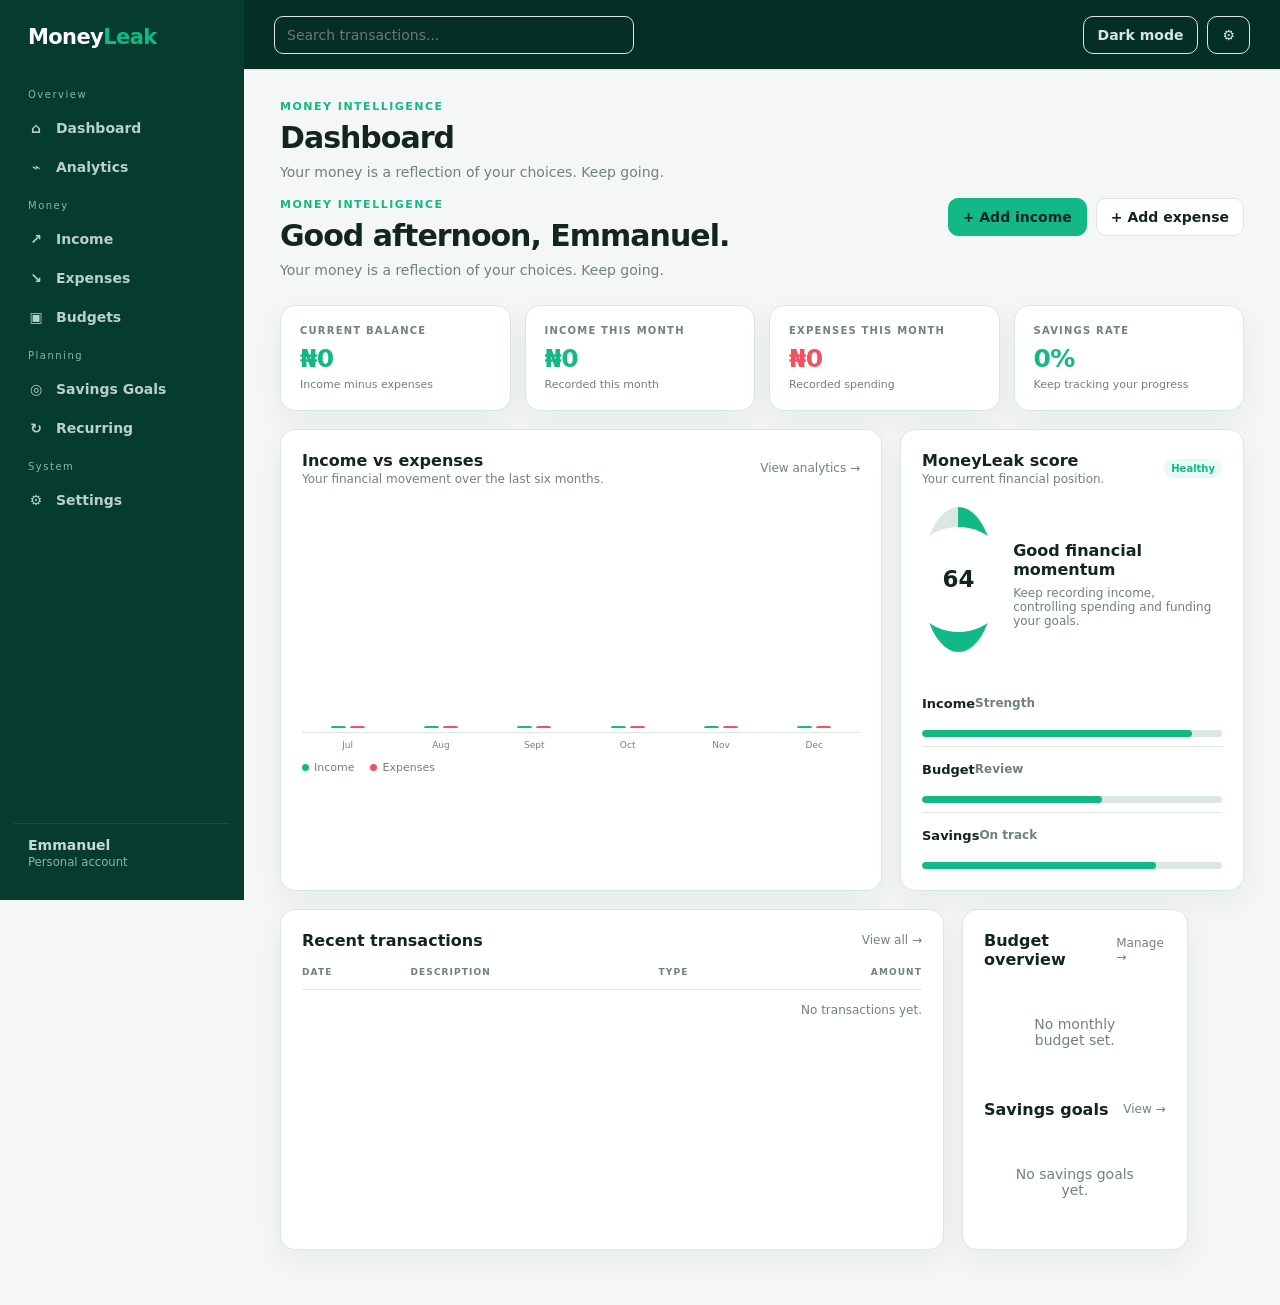
<file: index.html>
<!DOCTYPE html><html lang="en"><head><meta charset="UTF-8"><meta name="viewport" content="width=device-width,initial-scale=1"><title>MoneyLeak — Dashboard</title><style>
:root{--bg:#061914;--surface:#0a241d;--surface2:#0d2b23;--sidebar:#041b15;--sidebar2:#073226;--top:#05251d;--text:#edf7f3;--muted:#91aaa2;--line:#183d32;--green:#20c997;--green2:#12b886;--red:#ff5c68;--yellow:#f5c451;--shadow:0 14px 35px rgba(0,0,0,.20);--radius:15px}
body.light{--bg:#f4f7f5;--surface:#fff;--surface2:#f8faf9;--sidebar:#063b2f;--sidebar2:#0a493a;--top:#052f25;--text:#12251f;--muted:#70827b;--line:#dce7e2;--green:#12b886;--green2:#087b5d;--red:#f0525f;--yellow:#c99312;--shadow:0 10px 30px rgba(12,45,35,.06)}
*{box-sizing:border-box}body{margin:0;background:var(--bg);color:var(--text);font:14px Inter,ui-sans-serif,system-ui,-apple-system,BlinkMacSystemFont,"Segoe UI",sans-serif}button,input,select{font:inherit}button{cursor:pointer}
.app{min-height:100vh;display:flex}.sidebar{width:244px;position:fixed;inset:0 auto 0 0;background:var(--sidebar);color:#fff;padding:25px 14px;z-index:5}.brand{font-size:21px;font-weight:800;letter-spacing:-.6px;padding:0 14px 28px}.brand b{color:var(--green)}.nav-title{font-size:10px;letter-spacing:1.5px;color:#8eb3a7;padding:12px 14px 7px}.nav a{display:flex;align-items:center;gap:11px;color:#b9d1c9;text-decoration:none;padding:10px 13px;border-radius:10px;margin:3px 0;font-weight:600}.nav a:hover,.nav a.active{background:var(--sidebar2);color:#fff}.nav a.active{box-shadow:inset 3px 0 0 var(--green)}.icon{width:18px;text-align:center}.profile{position:absolute;bottom:18px;left:14px;right:14px;border-top:1px solid rgba(255,255,255,.1);padding:13px 14px;color:#c6d9d3}.profile small{color:#8eb3a7}.main{margin-left:244px;width:calc(100% - 244px);min-width:0}.topbar{height:70px;background:var(--top);border-bottom:1px solid var(--line);display:flex;align-items:center;gap:14px;padding:0 30px;position:sticky;top:0;z-index:4}.search{flex:1;max-width:360px;background:transparent;border:1px solid var(--line);color:var(--text);border-radius:9px;padding:10px 12px;outline:none}.top-actions{margin-left:auto;display:flex;gap:9px}.topbtn,.btn{border:1px solid var(--line);background:var(--surface);color:var(--text);border-radius:10px;padding:10px 14px;font-weight:700}.topbtn{background:transparent;color:#d5e7e1}.btn.primary{background:var(--green);border-color:var(--green);color:#05251d}.content{padding:30px 36px 55px}.heading{display:flex;justify-content:space-between;align-items:flex-start;gap:18px;margin-bottom:24px}.eyebrow{font-size:11px;letter-spacing:1.5px;color:var(--green);font-weight:800;margin-bottom:7px}.title{font-size:30px;letter-spacing:-1px;margin:0;font-weight:800}.subtitle{color:var(--muted);margin-top:7px;line-height:1.45}.actions{display:flex;gap:9px;flex-wrap:wrap}.stats{display:grid;grid-template-columns:repeat(4,1fr);gap:14px;margin-bottom:18px}.card{background:var(--surface);border:1px solid var(--line);border-radius:var(--radius);box-shadow:var(--shadow)}.stat{padding:19px}.stat-label{font-size:10px;letter-spacing:1.2px;color:var(--muted);font-weight:800}.stat-value{font-size:25px;font-weight:800;margin-top:8px;letter-spacing:-.6px}.positive{color:var(--green)}.negative{color:var(--red)}.stat-note{font-size:11px;color:var(--muted);margin-top:5px}.grid{display:grid;grid-template-columns:1.4fr .8fr;gap:18px}.panel{padding:21px}.panel-head{display:flex;align-items:center;justify-content:space-between;gap:10px;margin-bottom:17px}.panel h2{font-size:16px;margin:0}.muted{color:var(--muted);font-size:12px}.table-wrap{overflow:auto}.table{width:100%;border-collapse:collapse;min-width:620px}.table th{font-size:9px;letter-spacing:1.1px;color:var(--muted);text-align:left;padding:0 9px 12px}.table td{padding:13px 9px;border-top:1px solid var(--line);font-size:12px}.table th:first-child,.table td:first-child{padding-left:0}.table th:last-child,.table td:last-child{text-align:right;padding-right:0}.delete{background:none;border:0;color:var(--red);font-weight:700}.form{display:grid;gap:12px}.form-row{display:grid;grid-template-columns:1fr 1fr;gap:10px}.field label{display:block;font-size:10px;letter-spacing:.7px;color:var(--muted);font-weight:800}.field input,.field select{width:100%;margin-top:6px;padding:10px 11px;border:1px solid var(--line);background:var(--surface2);color:var(--text);border-radius:9px;outline:none}.field input:focus,.field select:focus{border-color:var(--green)}.empty{text-align:center;padding:30px;color:var(--muted)}.bars{height:230px;display:flex;align-items:end;gap:10px;border-bottom:1px solid var(--line);padding:10px 4px 4px}.bar-group{height:100%;flex:1;display:flex;align-items:end;justify-content:center;gap:4px;position:relative}.bar{width:15px;border-radius:4px 4px 0 0;background:var(--green);min-height:2px}.bar.exp{background:var(--red)}.bar-label{position:absolute;bottom:-22px;color:var(--muted);font-size:9px}.legend{margin-top:28px;display:flex;gap:16px;color:var(--muted);font-size:11px}.dot{width:7px;height:7px;display:inline-block;border-radius:50%;background:var(--green);margin-right:5px}.dot.red{background:var(--red)}.progress{height:7px;background:var(--line);border-radius:99px;overflow:hidden}.progress i{display:block;height:100%;background:var(--green);border-radius:99px}.goal,.insight{padding:15px;border:1px solid var(--line);border-radius:11px;background:var(--surface2)}.goal+ .goal,.insight+.insight{margin-top:10px}.goal-head{display:flex;justify-content:space-between;gap:10px}.goal-name{font-weight:750}.goal-amount{font-weight:800}.goal-foot{display:flex;justify-content:space-between;margin-top:8px;font-size:11px;color:var(--muted)}.badge{display:inline-flex;padding:4px 7px;border-radius:999px;background:rgba(32,201,151,.1);color:var(--green);font-size:10px;font-weight:800}.category{display:grid;grid-template-columns:85px 1fr 65px;gap:9px;align-items:center;margin:12px 0}.category strong{font-size:11px}.category .value{text-align:right;font-size:11px;font-weight:750}.ring{width:145px;height:145px;border-radius:50%;margin:4px auto 15px;display:grid;place-items:center;background:conic-gradient(var(--green) var(--pct),var(--line) 0)}.ring:after{content:"";width:105px;height:105px;border-radius:50%;background:var(--surface);position:absolute}.ring span{position:relative;z-index:1;font-size:23px;font-weight:800}.notice{padding:13px 14px;border:1px solid var(--line);background:var(--surface2);border-radius:10px;color:var(--muted);font-size:12px;line-height:1.5}.setting{display:flex;justify-content:space-between;align-items:center;gap:15px;padding:15px 0;border-top:1px solid var(--line)}.setting:first-of-type{border-top:0}.setting strong{display:block;font-size:13px;margin-bottom:4px}.switch{width:44px;height:24px;border:0;border-radius:99px;background:var(--line);position:relative}.switch i{position:absolute;left:3px;top:3px;width:18px;height:18px;border-radius:50%;background:white;transition:.2s}.switch.on{background:var(--green)}.switch.on i{left:23px}.buttons{display:flex;gap:9px;flex-wrap:wrap}
@media(max-width:1000px){.sidebar{width:205px}.main{margin-left:205px;width:calc(100% - 205px)}.stats{grid-template-columns:repeat(2,1fr)}.grid{grid-template-columns:1fr}}
@media(max-width:650px){.sidebar{position:static;width:100%;height:auto}.profile{display:none}.app{display:block}.main{margin:0;width:100%}.topbar{padding:0 15px}.search{max-width:none}.top-actions .topbtn:first-child{display:none}.content{padding:20px}.heading{display:block}.actions{margin-top:15px}.stats{grid-template-columns:1fr}.grid{grid-template-columns:1fr}.form-row{grid-template-columns:1fr}}
</style></head><body>
<div class="app"><aside class="sidebar">
<div class="brand">Money<b>Leak</b></div>
<div class="nav-title">Overview</div>
<nav class="nav">
<a href="index.html" data-page="dashboard"><span class="icon">⌂</span>Dashboard</a>
<a href="analytics.html" data-page="analytics"><span class="icon">⌁</span>Analytics</a>
<div class="nav-title">Money</div>
<a href="income.html" data-page="income"><span class="icon">↗</span>Income</a>
<a href="expenses.html" data-page="expenses"><span class="icon">↘</span>Expenses</a>
<a href="budgets.html" data-page="budgets"><span class="icon">▣</span>Budgets</a>
<div class="nav-title">Planning</div>
<a href="savings.html" data-page="savings"><span class="icon">◎</span>Savings Goals</a>
<a href="recurring.html" data-page="recurring"><span class="icon">↻</span>Recurring</a>
<div class="nav-title">System</div>
<a href="settings.html" data-page="settings"><span class="icon">⚙</span>Settings</a>
</nav>
<div class="profile"><strong id="sideName">Emmanuel</strong><br><small>Personal account</small></div>
</aside><main class="main"><header class="topbar"><input class="search" id="search" placeholder="Search transactions..."><div class="top-actions"><button class="topbtn" id="themeBtn">Light mode</button><button class="topbtn" onclick="location.href='settings.html'">⚙</button></div></header>
<div class="content"><div class="heading"><div><div class="eyebrow">MONEY INTELLIGENCE</div><h1 class="title">Dashboard</h1><div class="subtitle">Your money is a reflection of your choices. Keep going.</div></div></div>
<div class="heading" style="margin-top:-8px"><div><div class="eyebrow">MONEY INTELLIGENCE</div><h1 class="title" id="greeting">Good afternoon, Emmanuel.</h1><div class="subtitle">Your money is a reflection of your choices. Keep going.</div></div><div class="actions"><button class="btn primary" onclick="location.href='income.html'">+ Add income</button><button class="btn" onclick="location.href='expenses.html'">+ Add expense</button></div></div>
<section class="stats">
<div class="card stat"><div class="stat-label">CURRENT BALANCE</div><div class="stat-value positive" id="balance">₦0</div><div class="stat-note">Income minus expenses</div></div>
<div class="card stat"><div class="stat-label">INCOME THIS MONTH</div><div class="stat-value positive" id="income">₦0</div><div class="stat-note">Recorded this month</div></div>
<div class="card stat"><div class="stat-label">EXPENSES THIS MONTH</div><div class="stat-value negative" id="expense">₦0</div><div class="stat-note">Recorded spending</div></div>
<div class="card stat"><div class="stat-label">SAVINGS RATE</div><div class="stat-value positive" id="rate">0%</div><div class="stat-note" id="rateNote">Keep tracking your progress</div></div>
</section>
<section class="grid">
<div class="card panel"><div class="panel-head"><div><h2>Income vs expenses</h2><span class="muted">Your financial movement over the last six months.</span></div><a class="muted" href="analytics.html" style="text-decoration:none">View analytics →</a></div><div class="bars" id="chart"></div><div class="legend"><span><i class="dot"></i>Income</span><span><i class="dot red"></i>Expenses</span></div></div>
<div class="card panel"><div class="panel-head"><div><h2>MoneyLeak score</h2><span class="muted">Your current financial position.</span></div><span class="badge">Healthy</span></div><div style="display:flex;gap:18px;align-items:center"><div class="ring" id="scoreRing" style="--pct:64%"><span id="score">64</span></div><div><h2 style="margin:0 0 7px">Good financial momentum</h2><div class="muted">Keep recording income, controlling spending and funding your goals.</div></div></div><div style="margin-top:14px"><div class="setting"><strong>Income <span class="muted" style="float:right">Strength</span></strong></div><div class="progress"><i style="width:90%"></i></div><div style="height:9px"></div><div class="setting"><strong>Budget <span class="muted" style="float:right">Review</span></strong></div><div class="progress"><i style="width:60%"></i></div><div style="height:9px"></div><div class="setting"><strong>Savings <span class="muted" style="float:right">On track</span></strong></div><div class="progress"><i style="width:78%"></i></div></div></div>
</section>
<section class="grid" style="margin-top:18px">
<div class="card panel"><div class="panel-head"><h2>Recent transactions</h2><a class="muted" href="income.html" style="text-decoration:none">View all →</a></div><div class="table-wrap"><table class="table"><thead><tr><th>DATE</th><th>DESCRIPTION</th><th>TYPE</th><th>AMOUNT</th></tr></thead><tbody id="recent"></tbody></table></div></div>
<div class="card panel"><div class="panel-head"><h2>Budget overview</h2><a class="muted" href="budgets.html" style="text-decoration:none">Manage →</a></div><div id="budgetBox"></div><div class="panel-head" style="margin-top:22px"><h2>Savings goals</h2><a class="muted" href="savings.html" style="text-decoration:none">View →</a></div><div id="goalsBox"></div></div>
</section>
</div></main></div>
<script>
const SETTINGS_KEY='moneyLeakSettings';
let settings=JSON.parse(localStorage.getItem(SETTINGS_KEY)||'{}');
function money(n){return '₦'+Number(n||0).toLocaleString('en-NG',{maximumFractionDigits:2})}
function esc(s){return String(s??'').replace(/[&<>"']/g,m=>({'&':'&amp;','<':'&lt;','>':'&gt;','"':'&quot;',"'":'&#039;'}[m]))}
function applyTheme(){
  /* Backward-compatible: older pages used theme, some used dark. */
  const dark=settings.theme==='dark'||settings.dark===true;
  document.body.classList.toggle('light',!dark);
  const b=document.getElementById('themeBtn'); if(b)b.textContent=dark?'Light mode':'Dark mode';
}
function toggleTheme(){
  const dark=settings.theme==='dark'||settings.dark===true;
  settings.theme=dark?'light':'dark'; settings.dark=!dark;
  localStorage.setItem(SETTINGS_KEY,JSON.stringify(settings)); applyTheme();
}
document.addEventListener('DOMContentLoaded',()=>{applyTheme();const b=document.getElementById('themeBtn');if(b)b.onclick=toggleTheme});

function dash(){
 const tx=JSON.parse(localStorage.getItem('moneyLeakTransactions')||'[]'),now=new Date(),mk=now.getFullYear()+'-'+String(now.getMonth()+1).padStart(2,'0');
 const inc=tx.filter(t=>t.type==='income'),exp=tx.filter(t=>t.type!=='income'),mi=inc.filter(t=>String(t.date||t.createdAt).slice(0,7)===mk).reduce((s,t)=>s+Number(t.amount||0),0),me=exp.filter(t=>String(t.date||t.createdAt).slice(0,7)===mk).reduce((s,t)=>s+Number(t.amount||0),0),ti=inc.reduce((s,t)=>s+Number(t.amount||0),0),te=exp.reduce((s,t)=>s+Number(t.amount||0),0),bal=ti-te,rate=mi?Math.max(0,(mi-me)/mi*100):0;
 document.getElementById('balance').textContent=money(bal);document.getElementById('income').textContent=money(mi);document.getElementById('expense').textContent=money(me);document.getElementById('rate').textContent=rate.toFixed(0)+'%';document.getElementById('rateNote').textContent=rate>=20?'Good progress':'Keep tracking your progress';
 const months=Array.from({length:6},(_,i)=>{let d=new Date(now.getFullYear(),now.getMonth()-5+i,1);return d.getFullYear()+'-'+String(d.getMonth()+1).padStart(2,'0')});const vals=months.map(k=>({k,i:inc.filter(t=>String(t.date||t.createdAt).slice(0,7)===k).reduce((s,t)=>s+Number(t.amount||0),0),e:exp.filter(t=>String(t.date||t.createdAt).slice(0,7)===k).reduce((s,t)=>s+Number(t.amount||0),0)})),max=Math.max(1,...vals.flatMap(v=>[v.i,v.e]));
 document.getElementById('chart').innerHTML=vals.map(v=>`<div class="bar-group"><div class="bar" style="height:${v.i/max*88}%"></div><div class="bar exp" style="height:${v.e/max*88}%"></div><span class="bar-label">${new Date(v.k+'-01').toLocaleDateString('en-NG',{month:'short'})}</span></div>`).join('');
 document.getElementById('recent').innerHTML=tx.slice().sort((a,b)=>new Date(b.date||b.createdAt)-new Date(a.date||a.createdAt)).slice(0,6).map(t=>`<tr><td>${new Date((t.date||t.createdAt)+'T00:00:00').toLocaleDateString('en-NG',{day:'2-digit',month:'short'})}</td><td><strong>${esc(t.description||'Transaction')}</strong></td><td><span class="badge">${t.type==='income'?'Income':'Expense'}</span></td><td class="${t.type==='income'?'positive':'negative'}" style="font-weight:800">${t.type==='income'?'+':'−'}${money(t.amount)}</td></tr>`).join('')||'<tr><td colspan="4" class="empty">No transactions yet.</td></tr>';
 const budget=Number(localStorage.getItem('moneyLeakMonthlyBudget')||0),spent=me,used=budget?Math.min(100,spent/budget*100):0;document.getElementById('budgetBox').innerHTML=budget?`<div class="setting"><strong>Monthly budget</strong><strong>${money(spent)} / ${money(budget)}</strong></div><div class="progress"><i style="width:${used}%"></i></div><div class="muted" style="margin-top:8px">${budget-spent>=0?money(budget-spent)+' remaining':money(spent-budget)+' over budget'}</div>`:'<div class="empty">No monthly budget set.</div>';
 const goals=JSON.parse(localStorage.getItem('moneyLeakSavingsGoals')||'[]').slice(0,2);document.getElementById('goalsBox').innerHTML=goals.length?goals.map(g=>`<div class="goal"><div class="goal-head"><span class="goal-name">${esc(g.name)}</span><span class="goal-amount">${money(g.saved)} / ${money(g.target)}</span></div><div class="progress" style="margin-top:10px"><i style="width:${Math.min(100,(g.saved/g.target*100)||0)}%"></i></div></div>`).join(''):'<div class="empty">No savings goals yet.</div>';
 const name=settings.name||'Emmanuel';document.getElementById('sideName').textContent=name;document.getElementById('greeting').textContent='Good afternoon, '+name+'.';
}
dash();
</script></body></html>
</file>
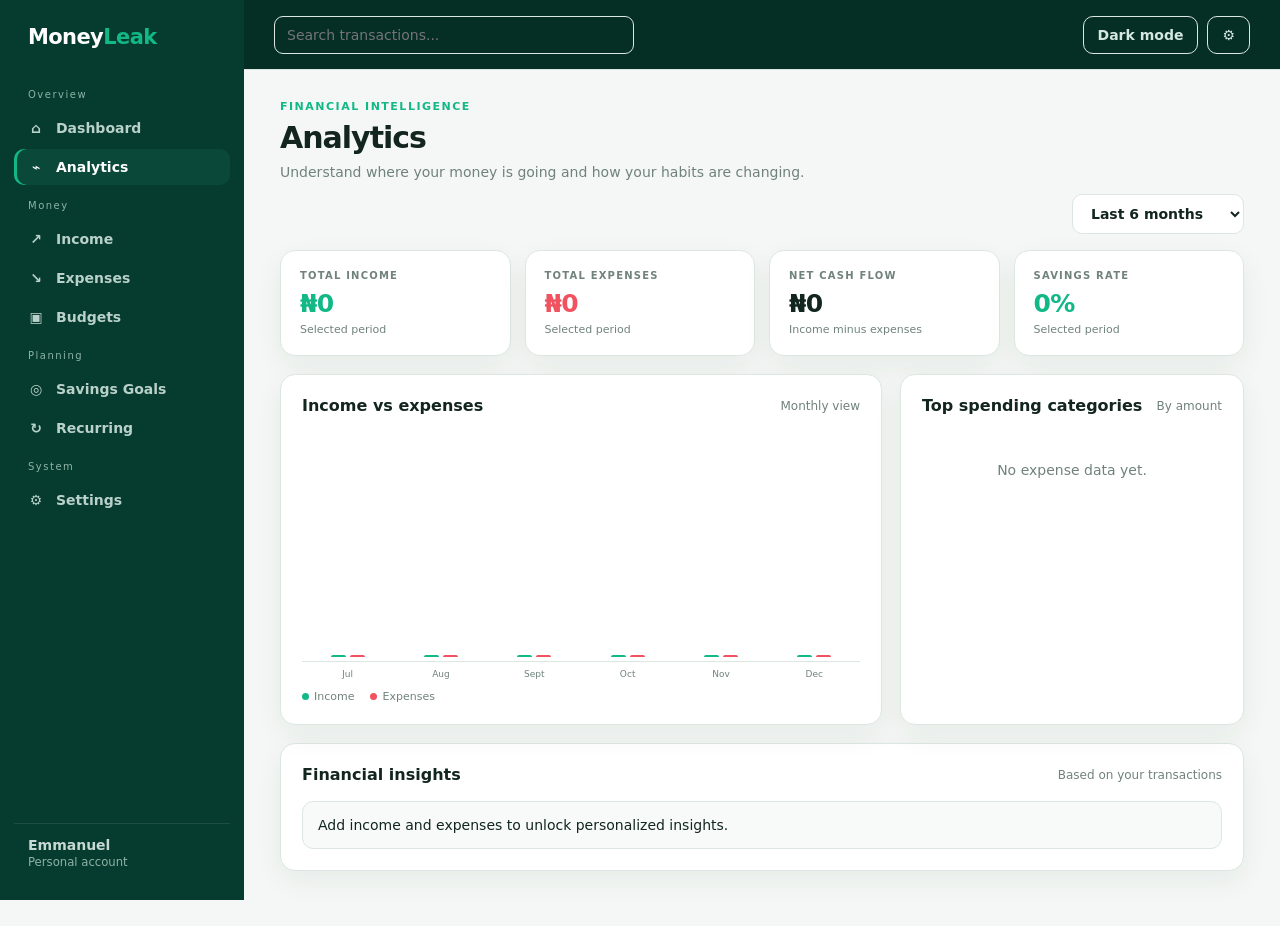
<file: analytics.html>
<!DOCTYPE html><html lang="en"><head><meta charset="UTF-8"><meta name="viewport" content="width=device-width,initial-scale=1"><title>MoneyLeak — Analytics</title><style>
:root{--bg:#061914;--surface:#0a241d;--surface2:#0d2b23;--sidebar:#041b15;--sidebar2:#073226;--top:#05251d;--text:#edf7f3;--muted:#91aaa2;--line:#183d32;--green:#20c997;--green2:#12b886;--red:#ff5c68;--yellow:#f5c451;--shadow:0 14px 35px rgba(0,0,0,.20);--radius:15px}
body.light{--bg:#f4f7f5;--surface:#fff;--surface2:#f8faf9;--sidebar:#063b2f;--sidebar2:#0a493a;--top:#052f25;--text:#12251f;--muted:#70827b;--line:#dce7e2;--green:#12b886;--green2:#087b5d;--red:#f0525f;--yellow:#c99312;--shadow:0 10px 30px rgba(12,45,35,.06)}
*{box-sizing:border-box}body{margin:0;background:var(--bg);color:var(--text);font:14px Inter,ui-sans-serif,system-ui,-apple-system,BlinkMacSystemFont,"Segoe UI",sans-serif}button,input,select{font:inherit}button{cursor:pointer}
.app{min-height:100vh;display:flex}.sidebar{width:244px;position:fixed;inset:0 auto 0 0;background:var(--sidebar);color:#fff;padding:25px 14px;z-index:5}.brand{font-size:21px;font-weight:800;letter-spacing:-.6px;padding:0 14px 28px}.brand b{color:var(--green)}.nav-title{font-size:10px;letter-spacing:1.5px;color:#8eb3a7;padding:12px 14px 7px}.nav a{display:flex;align-items:center;gap:11px;color:#b9d1c9;text-decoration:none;padding:10px 13px;border-radius:10px;margin:3px 0;font-weight:600}.nav a:hover,.nav a.active{background:var(--sidebar2);color:#fff}.nav a.active{box-shadow:inset 3px 0 0 var(--green)}.icon{width:18px;text-align:center}.profile{position:absolute;bottom:18px;left:14px;right:14px;border-top:1px solid rgba(255,255,255,.1);padding:13px 14px;color:#c6d9d3}.profile small{color:#8eb3a7}.main{margin-left:244px;width:calc(100% - 244px);min-width:0}.topbar{height:70px;background:var(--top);border-bottom:1px solid var(--line);display:flex;align-items:center;gap:14px;padding:0 30px;position:sticky;top:0;z-index:4}.search{flex:1;max-width:360px;background:transparent;border:1px solid var(--line);color:var(--text);border-radius:9px;padding:10px 12px;outline:none}.top-actions{margin-left:auto;display:flex;gap:9px}.topbtn,.btn{border:1px solid var(--line);background:var(--surface);color:var(--text);border-radius:10px;padding:10px 14px;font-weight:700}.topbtn{background:transparent;color:#d5e7e1}.btn.primary{background:var(--green);border-color:var(--green);color:#05251d}.content{padding:30px 36px 55px}.heading{display:flex;justify-content:space-between;align-items:flex-start;gap:18px;margin-bottom:24px}.eyebrow{font-size:11px;letter-spacing:1.5px;color:var(--green);font-weight:800;margin-bottom:7px}.title{font-size:30px;letter-spacing:-1px;margin:0;font-weight:800}.subtitle{color:var(--muted);margin-top:7px;line-height:1.45}.actions{display:flex;gap:9px;flex-wrap:wrap}.stats{display:grid;grid-template-columns:repeat(4,1fr);gap:14px;margin-bottom:18px}.card{background:var(--surface);border:1px solid var(--line);border-radius:var(--radius);box-shadow:var(--shadow)}.stat{padding:19px}.stat-label{font-size:10px;letter-spacing:1.2px;color:var(--muted);font-weight:800}.stat-value{font-size:25px;font-weight:800;margin-top:8px;letter-spacing:-.6px}.positive{color:var(--green)}.negative{color:var(--red)}.stat-note{font-size:11px;color:var(--muted);margin-top:5px}.grid{display:grid;grid-template-columns:1.4fr .8fr;gap:18px}.panel{padding:21px}.panel-head{display:flex;align-items:center;justify-content:space-between;gap:10px;margin-bottom:17px}.panel h2{font-size:16px;margin:0}.muted{color:var(--muted);font-size:12px}.table-wrap{overflow:auto}.table{width:100%;border-collapse:collapse;min-width:620px}.table th{font-size:9px;letter-spacing:1.1px;color:var(--muted);text-align:left;padding:0 9px 12px}.table td{padding:13px 9px;border-top:1px solid var(--line);font-size:12px}.table th:first-child,.table td:first-child{padding-left:0}.table th:last-child,.table td:last-child{text-align:right;padding-right:0}.delete{background:none;border:0;color:var(--red);font-weight:700}.form{display:grid;gap:12px}.form-row{display:grid;grid-template-columns:1fr 1fr;gap:10px}.field label{display:block;font-size:10px;letter-spacing:.7px;color:var(--muted);font-weight:800}.field input,.field select{width:100%;margin-top:6px;padding:10px 11px;border:1px solid var(--line);background:var(--surface2);color:var(--text);border-radius:9px;outline:none}.field input:focus,.field select:focus{border-color:var(--green)}.empty{text-align:center;padding:30px;color:var(--muted)}.bars{height:230px;display:flex;align-items:end;gap:10px;border-bottom:1px solid var(--line);padding:10px 4px 4px}.bar-group{height:100%;flex:1;display:flex;align-items:end;justify-content:center;gap:4px;position:relative}.bar{width:15px;border-radius:4px 4px 0 0;background:var(--green);min-height:2px}.bar.exp{background:var(--red)}.bar-label{position:absolute;bottom:-22px;color:var(--muted);font-size:9px}.legend{margin-top:28px;display:flex;gap:16px;color:var(--muted);font-size:11px}.dot{width:7px;height:7px;display:inline-block;border-radius:50%;background:var(--green);margin-right:5px}.dot.red{background:var(--red)}.progress{height:7px;background:var(--line);border-radius:99px;overflow:hidden}.progress i{display:block;height:100%;background:var(--green);border-radius:99px}.goal,.insight{padding:15px;border:1px solid var(--line);border-radius:11px;background:var(--surface2)}.goal+ .goal,.insight+.insight{margin-top:10px}.goal-head{display:flex;justify-content:space-between;gap:10px}.goal-name{font-weight:750}.goal-amount{font-weight:800}.goal-foot{display:flex;justify-content:space-between;margin-top:8px;font-size:11px;color:var(--muted)}.badge{display:inline-flex;padding:4px 7px;border-radius:999px;background:rgba(32,201,151,.1);color:var(--green);font-size:10px;font-weight:800}.category{display:grid;grid-template-columns:85px 1fr 65px;gap:9px;align-items:center;margin:12px 0}.category strong{font-size:11px}.category .value{text-align:right;font-size:11px;font-weight:750}.ring{width:145px;height:145px;border-radius:50%;margin:4px auto 15px;display:grid;place-items:center;background:conic-gradient(var(--green) var(--pct),var(--line) 0)}.ring:after{content:"";width:105px;height:105px;border-radius:50%;background:var(--surface);position:absolute}.ring span{position:relative;z-index:1;font-size:23px;font-weight:800}.notice{padding:13px 14px;border:1px solid var(--line);background:var(--surface2);border-radius:10px;color:var(--muted);font-size:12px;line-height:1.5}.setting{display:flex;justify-content:space-between;align-items:center;gap:15px;padding:15px 0;border-top:1px solid var(--line)}.setting:first-of-type{border-top:0}.setting strong{display:block;font-size:13px;margin-bottom:4px}.switch{width:44px;height:24px;border:0;border-radius:99px;background:var(--line);position:relative}.switch i{position:absolute;left:3px;top:3px;width:18px;height:18px;border-radius:50%;background:white;transition:.2s}.switch.on{background:var(--green)}.switch.on i{left:23px}.buttons{display:flex;gap:9px;flex-wrap:wrap}
@media(max-width:1000px){.sidebar{width:205px}.main{margin-left:205px;width:calc(100% - 205px)}.stats{grid-template-columns:repeat(2,1fr)}.grid{grid-template-columns:1fr}}
@media(max-width:650px){.sidebar{position:static;width:100%;height:auto}.profile{display:none}.app{display:block}.main{margin:0;width:100%}.topbar{padding:0 15px}.search{max-width:none}.top-actions .topbtn:first-child{display:none}.content{padding:20px}.heading{display:block}.actions{margin-top:15px}.stats{grid-template-columns:1fr}.grid{grid-template-columns:1fr}.form-row{grid-template-columns:1fr}}
</style></head><body>
<div class="app"><aside class="sidebar">
<div class="brand">Money<b>Leak</b></div>
<div class="nav-title">Overview</div>
<nav class="nav">
<a href="index.html" data-page="dashboard"><span class="icon">⌂</span>Dashboard</a>
<a class="active" href="analytics.html" data-page="analytics"><span class="icon">⌁</span>Analytics</a>
<div class="nav-title">Money</div>
<a href="income.html" data-page="income"><span class="icon">↗</span>Income</a>
<a href="expenses.html" data-page="expenses"><span class="icon">↘</span>Expenses</a>
<a href="budgets.html" data-page="budgets"><span class="icon">▣</span>Budgets</a>
<div class="nav-title">Planning</div>
<a href="savings.html" data-page="savings"><span class="icon">◎</span>Savings Goals</a>
<a href="recurring.html" data-page="recurring"><span class="icon">↻</span>Recurring</a>
<div class="nav-title">System</div>
<a href="settings.html" data-page="settings"><span class="icon">⚙</span>Settings</a>
</nav>
<div class="profile"><strong id="sideName">Emmanuel</strong><br><small>Personal account</small></div>
</aside><main class="main"><header class="topbar"><input class="search" id="search" placeholder="Search transactions..."><div class="top-actions"><button class="topbtn" id="themeBtn">Light mode</button><button class="topbtn" onclick="location.href='settings.html'">⚙</button></div></header>
<div class="content"><div class="heading"><div><div class="eyebrow">FINANCIAL INTELLIGENCE</div><h1 class="title">Analytics</h1><div class="subtitle">Understand where your money is going and how your habits are changing.</div></div></div>
<div class="actions" style="justify-content:flex-end;margin-top:-12px;margin-bottom:16px"><select class="btn" id="period"><option value="6">Last 6 months</option><option value="12">Last 12 months</option></select></div>
<section class="stats"><div class="card stat"><div class="stat-label">TOTAL INCOME</div><div class="stat-value positive" id="income">₦0</div><div class="stat-note">Selected period</div></div><div class="card stat"><div class="stat-label">TOTAL EXPENSES</div><div class="stat-value negative" id="expense">₦0</div><div class="stat-note">Selected period</div></div><div class="card stat"><div class="stat-label">NET CASH FLOW</div><div class="stat-value" id="net">₦0</div><div class="stat-note">Income minus expenses</div></div><div class="card stat"><div class="stat-label">SAVINGS RATE</div><div class="stat-value positive" id="rate">0%</div><div class="stat-note">Selected period</div></div></section>
<section class="grid"><div class="card panel"><div class="panel-head"><h2>Income vs expenses</h2><span class="muted">Monthly view</span></div><div class="bars" id="chart"></div><div class="legend"><span><i class="dot"></i>Income</span><span><i class="dot red"></i>Expenses</span></div></div><div class="card panel"><div class="panel-head"><h2>Top spending categories</h2><span class="muted">By amount</span></div><div id="categories"></div></div></section>
<div class="card panel" style="margin-top:18px"><div class="panel-head"><h2>Financial insights</h2><span class="muted">Based on your transactions</span></div><div id="insights"></div></div>
</div></main></div>
<script>
const SETTINGS_KEY='moneyLeakSettings';
let settings=JSON.parse(localStorage.getItem(SETTINGS_KEY)||'{}');
function money(n){return '₦'+Number(n||0).toLocaleString('en-NG',{maximumFractionDigits:2})}
function esc(s){return String(s??'').replace(/[&<>"']/g,m=>({'&':'&amp;','<':'&lt;','>':'&gt;','"':'&quot;',"'":'&#039;'}[m]))}
function applyTheme(){
  /* Backward-compatible: older pages used theme, some used dark. */
  const dark=settings.theme==='dark'||settings.dark===true;
  document.body.classList.toggle('light',!dark);
  const b=document.getElementById('themeBtn'); if(b)b.textContent=dark?'Light mode':'Dark mode';
}
function toggleTheme(){
  const dark=settings.theme==='dark'||settings.dark===true;
  settings.theme=dark?'light':'dark'; settings.dark=!dark;
  localStorage.setItem(SETTINGS_KEY,JSON.stringify(settings)); applyTheme();
}
document.addEventListener('DOMContentLoaded',()=>{applyTheme();const b=document.getElementById('themeBtn');if(b)b.onclick=toggleTheme});

function renderAna(){let tx=JSON.parse(localStorage.getItem('moneyLeakTransactions')||'[]'),n=Number(period.value),now=new Date(),start=new Date(now.getFullYear(),now.getMonth()-n+1,1);tx=tx.filter(t=>{let d=new Date(t.date||t.createdAt);return d>=start&&d<=now});let inc=tx.filter(t=>t.type==='income').reduce((s,t)=>s+Number(t.amount||0),0),exp=tx.filter(t=>t.type!=='income').reduce((s,t)=>s+Number(t.amount||0),0),net=inc-exp;income.textContent=money(inc);expense.textContent=money(exp);document.getElementById('net').textContent=(net<0?'−':'')+money(Math.abs(net));rate.textContent=(inc?Math.max(0,net/inc*100):0).toFixed(0)+'%';let months=Array.from({length:n},(_,i)=>{let d=new Date(now.getFullYear(),now.getMonth()-n+1+i,1);return d.getFullYear()+'-'+String(d.getMonth()+1).padStart(2,'0')}),v=months.map(k=>({k,i:tx.filter(t=>t.type==='income'&&String(t.date||t.createdAt).slice(0,7)===k).reduce((s,t)=>s+Number(t.amount||0),0),e:tx.filter(t=>t.type!=='income'&&String(t.date||t.createdAt).slice(0,7)===k).reduce((s,t)=>s+Number(t.amount||0),0)})),mx=Math.max(1,...v.flatMap(x=>[x.i,x.e]));chart.innerHTML=v.map(x=>`<div class="bar-group"><div class="bar" style="height:${x.i/mx*88}%"></div><div class="bar exp" style="height:${x.e/mx*88}%"></div><span class="bar-label">${new Date(x.k+'-01').toLocaleDateString('en-NG',{month:'short'})}</span></div>`).join('');let c={};tx.filter(t=>t.type!=='income').forEach(t=>c[t.category||'Other']=(c[t.category||'Other']||0)+Number(t.amount||0));let top=Object.entries(c).sort((a,b)=>b[1]-a[1]).slice(0,6),cm=Math.max(1,...top.map(x=>x[1]));categories.innerHTML=top.length?top.map(([k,x])=>`<div class="category"><strong>${esc(k)}</strong><div class="progress"><i style="width:${x/cm*100}%"></i></div><span class="value">${money(x)}</span></div>`).join(''):'<div class="empty">No expense data yet.</div>';let ins=[];if(!tx.length)ins.push('Add income and expenses to unlock personalized insights.');else{ins.push(`You averaged ${money(exp/n)} in expenses per month across this period.`);if(top[0])ins.push(`${top[0][0]} is your largest spending category at ${money(top[0][1])}.`);ins.push(net>=0?`You kept ${money(net)} after expenses in the selected period.`:`Expenses exceeded income by ${money(Math.abs(net))}.`)}insights.innerHTML=ins.map(x=>`<div class="insight">${esc(x)}</div>`).join('')}period.onchange=renderAna;renderAna();
</script></body></html>
</file>
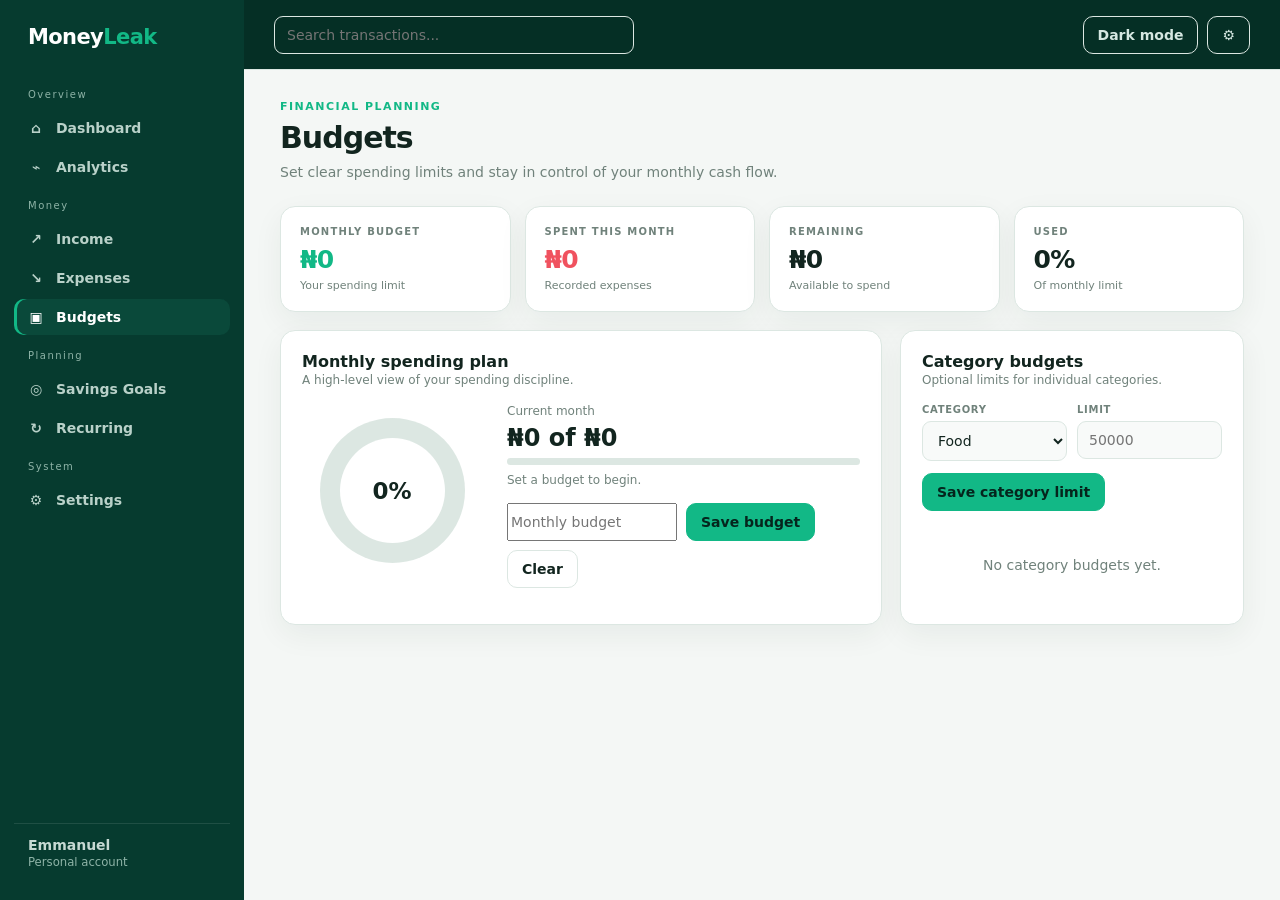
<file: budgets.html>
<!DOCTYPE html><html lang="en"><head><meta charset="UTF-8"><meta name="viewport" content="width=device-width,initial-scale=1"><title>MoneyLeak — Budgets</title><style>
:root{--bg:#061914;--surface:#0a241d;--surface2:#0d2b23;--sidebar:#041b15;--sidebar2:#073226;--top:#05251d;--text:#edf7f3;--muted:#91aaa2;--line:#183d32;--green:#20c997;--green2:#12b886;--red:#ff5c68;--yellow:#f5c451;--shadow:0 14px 35px rgba(0,0,0,.20);--radius:15px}
body.light{--bg:#f4f7f5;--surface:#fff;--surface2:#f8faf9;--sidebar:#063b2f;--sidebar2:#0a493a;--top:#052f25;--text:#12251f;--muted:#70827b;--line:#dce7e2;--green:#12b886;--green2:#087b5d;--red:#f0525f;--yellow:#c99312;--shadow:0 10px 30px rgba(12,45,35,.06)}
*{box-sizing:border-box}body{margin:0;background:var(--bg);color:var(--text);font:14px Inter,ui-sans-serif,system-ui,-apple-system,BlinkMacSystemFont,"Segoe UI",sans-serif}button,input,select{font:inherit}button{cursor:pointer}
.app{min-height:100vh;display:flex}.sidebar{width:244px;position:fixed;inset:0 auto 0 0;background:var(--sidebar);color:#fff;padding:25px 14px;z-index:5}.brand{font-size:21px;font-weight:800;letter-spacing:-.6px;padding:0 14px 28px}.brand b{color:var(--green)}.nav-title{font-size:10px;letter-spacing:1.5px;color:#8eb3a7;padding:12px 14px 7px}.nav a{display:flex;align-items:center;gap:11px;color:#b9d1c9;text-decoration:none;padding:10px 13px;border-radius:10px;margin:3px 0;font-weight:600}.nav a:hover,.nav a.active{background:var(--sidebar2);color:#fff}.nav a.active{box-shadow:inset 3px 0 0 var(--green)}.icon{width:18px;text-align:center}.profile{position:absolute;bottom:18px;left:14px;right:14px;border-top:1px solid rgba(255,255,255,.1);padding:13px 14px;color:#c6d9d3}.profile small{color:#8eb3a7}.main{margin-left:244px;width:calc(100% - 244px);min-width:0}.topbar{height:70px;background:var(--top);border-bottom:1px solid var(--line);display:flex;align-items:center;gap:14px;padding:0 30px;position:sticky;top:0;z-index:4}.search{flex:1;max-width:360px;background:transparent;border:1px solid var(--line);color:var(--text);border-radius:9px;padding:10px 12px;outline:none}.top-actions{margin-left:auto;display:flex;gap:9px}.topbtn,.btn{border:1px solid var(--line);background:var(--surface);color:var(--text);border-radius:10px;padding:10px 14px;font-weight:700}.topbtn{background:transparent;color:#d5e7e1}.btn.primary{background:var(--green);border-color:var(--green);color:#05251d}.content{padding:30px 36px 55px}.heading{display:flex;justify-content:space-between;align-items:flex-start;gap:18px;margin-bottom:24px}.eyebrow{font-size:11px;letter-spacing:1.5px;color:var(--green);font-weight:800;margin-bottom:7px}.title{font-size:30px;letter-spacing:-1px;margin:0;font-weight:800}.subtitle{color:var(--muted);margin-top:7px;line-height:1.45}.actions{display:flex;gap:9px;flex-wrap:wrap}.stats{display:grid;grid-template-columns:repeat(4,1fr);gap:14px;margin-bottom:18px}.card{background:var(--surface);border:1px solid var(--line);border-radius:var(--radius);box-shadow:var(--shadow)}.stat{padding:19px}.stat-label{font-size:10px;letter-spacing:1.2px;color:var(--muted);font-weight:800}.stat-value{font-size:25px;font-weight:800;margin-top:8px;letter-spacing:-.6px}.positive{color:var(--green)}.negative{color:var(--red)}.stat-note{font-size:11px;color:var(--muted);margin-top:5px}.grid{display:grid;grid-template-columns:1.4fr .8fr;gap:18px}.panel{padding:21px}.panel-head{display:flex;align-items:center;justify-content:space-between;gap:10px;margin-bottom:17px}.panel h2{font-size:16px;margin:0}.muted{color:var(--muted);font-size:12px}.table-wrap{overflow:auto}.table{width:100%;border-collapse:collapse;min-width:620px}.table th{font-size:9px;letter-spacing:1.1px;color:var(--muted);text-align:left;padding:0 9px 12px}.table td{padding:13px 9px;border-top:1px solid var(--line);font-size:12px}.table th:first-child,.table td:first-child{padding-left:0}.table th:last-child,.table td:last-child{text-align:right;padding-right:0}.delete{background:none;border:0;color:var(--red);font-weight:700}.form{display:grid;gap:12px}.form-row{display:grid;grid-template-columns:1fr 1fr;gap:10px}.field label{display:block;font-size:10px;letter-spacing:.7px;color:var(--muted);font-weight:800}.field input,.field select{width:100%;margin-top:6px;padding:10px 11px;border:1px solid var(--line);background:var(--surface2);color:var(--text);border-radius:9px;outline:none}.field input:focus,.field select:focus{border-color:var(--green)}.empty{text-align:center;padding:30px;color:var(--muted)}.bars{height:230px;display:flex;align-items:end;gap:10px;border-bottom:1px solid var(--line);padding:10px 4px 4px}.bar-group{height:100%;flex:1;display:flex;align-items:end;justify-content:center;gap:4px;position:relative}.bar{width:15px;border-radius:4px 4px 0 0;background:var(--green);min-height:2px}.bar.exp{background:var(--red)}.bar-label{position:absolute;bottom:-22px;color:var(--muted);font-size:9px}.legend{margin-top:28px;display:flex;gap:16px;color:var(--muted);font-size:11px}.dot{width:7px;height:7px;display:inline-block;border-radius:50%;background:var(--green);margin-right:5px}.dot.red{background:var(--red)}.progress{height:7px;background:var(--line);border-radius:99px;overflow:hidden}.progress i{display:block;height:100%;background:var(--green);border-radius:99px}.goal,.insight{padding:15px;border:1px solid var(--line);border-radius:11px;background:var(--surface2)}.goal+ .goal,.insight+.insight{margin-top:10px}.goal-head{display:flex;justify-content:space-between;gap:10px}.goal-name{font-weight:750}.goal-amount{font-weight:800}.goal-foot{display:flex;justify-content:space-between;margin-top:8px;font-size:11px;color:var(--muted)}.badge{display:inline-flex;padding:4px 7px;border-radius:999px;background:rgba(32,201,151,.1);color:var(--green);font-size:10px;font-weight:800}.category{display:grid;grid-template-columns:85px 1fr 65px;gap:9px;align-items:center;margin:12px 0}.category strong{font-size:11px}.category .value{text-align:right;font-size:11px;font-weight:750}.ring{width:145px;height:145px;border-radius:50%;margin:4px auto 15px;display:grid;place-items:center;background:conic-gradient(var(--green) var(--pct),var(--line) 0)}.ring:after{content:"";width:105px;height:105px;border-radius:50%;background:var(--surface);position:absolute}.ring span{position:relative;z-index:1;font-size:23px;font-weight:800}.notice{padding:13px 14px;border:1px solid var(--line);background:var(--surface2);border-radius:10px;color:var(--muted);font-size:12px;line-height:1.5}.setting{display:flex;justify-content:space-between;align-items:center;gap:15px;padding:15px 0;border-top:1px solid var(--line)}.setting:first-of-type{border-top:0}.setting strong{display:block;font-size:13px;margin-bottom:4px}.switch{width:44px;height:24px;border:0;border-radius:99px;background:var(--line);position:relative}.switch i{position:absolute;left:3px;top:3px;width:18px;height:18px;border-radius:50%;background:white;transition:.2s}.switch.on{background:var(--green)}.switch.on i{left:23px}.buttons{display:flex;gap:9px;flex-wrap:wrap}
@media(max-width:1000px){.sidebar{width:205px}.main{margin-left:205px;width:calc(100% - 205px)}.stats{grid-template-columns:repeat(2,1fr)}.grid{grid-template-columns:1fr}}
@media(max-width:650px){.sidebar{position:static;width:100%;height:auto}.profile{display:none}.app{display:block}.main{margin:0;width:100%}.topbar{padding:0 15px}.search{max-width:none}.top-actions .topbtn:first-child{display:none}.content{padding:20px}.heading{display:block}.actions{margin-top:15px}.stats{grid-template-columns:1fr}.grid{grid-template-columns:1fr}.form-row{grid-template-columns:1fr}}
</style></head><body>
<div class="app"><aside class="sidebar">
<div class="brand">Money<b>Leak</b></div>
<div class="nav-title">Overview</div>
<nav class="nav">
<a href="index.html" data-page="dashboard"><span class="icon">⌂</span>Dashboard</a>
<a href="analytics.html" data-page="analytics"><span class="icon">⌁</span>Analytics</a>
<div class="nav-title">Money</div>
<a href="income.html" data-page="income"><span class="icon">↗</span>Income</a>
<a href="expenses.html" data-page="expenses"><span class="icon">↘</span>Expenses</a>
<a class="active" href="budgets.html" data-page="budgets"><span class="icon">▣</span>Budgets</a>
<div class="nav-title">Planning</div>
<a href="savings.html" data-page="savings"><span class="icon">◎</span>Savings Goals</a>
<a href="recurring.html" data-page="recurring"><span class="icon">↻</span>Recurring</a>
<div class="nav-title">System</div>
<a href="settings.html" data-page="settings"><span class="icon">⚙</span>Settings</a>
</nav>
<div class="profile"><strong id="sideName">Emmanuel</strong><br><small>Personal account</small></div>
</aside><main class="main"><header class="topbar"><input class="search" id="search" placeholder="Search transactions..."><div class="top-actions"><button class="topbtn" id="themeBtn">Light mode</button><button class="topbtn" onclick="location.href='settings.html'">⚙</button></div></header>
<div class="content"><div class="heading"><div><div class="eyebrow">FINANCIAL PLANNING</div><h1 class="title">Budgets</h1><div class="subtitle">Set clear spending limits and stay in control of your monthly cash flow.</div></div></div>
<section class="stats"><div class="card stat"><div class="stat-label">MONTHLY BUDGET</div><div class="stat-value positive" id="budget">₦0</div><div class="stat-note">Your spending limit</div></div><div class="card stat"><div class="stat-label">SPENT THIS MONTH</div><div class="stat-value negative" id="spent">₦0</div><div class="stat-note">Recorded expenses</div></div><div class="card stat"><div class="stat-label">REMAINING</div><div class="stat-value" id="remaining">₦0</div><div class="stat-note">Available to spend</div></div><div class="card stat"><div class="stat-label">USED</div><div class="stat-value" id="used">0%</div><div class="stat-note">Of monthly limit</div></div></section>
<section class="grid"><div class="card panel"><div class="panel-head"><div><h2>Monthly spending plan</h2><span class="muted">A high-level view of your spending discipline.</span></div></div><div style="display:grid;grid-template-columns:180px 1fr;gap:25px;align-items:center"><div class="ring" id="ring" style="--pct:0%"><span id="ringText">0%</span></div><div><div class="muted">Current month</div><h2 style="font-size:24px;margin:6px 0" id="planText">₦0 of ₦0</h2><div class="progress"><i id="planBar" style="width:0%"></i></div><div class="muted" id="planNote" style="margin-top:8px">Set a budget to begin.</div><div class="buttons" style="margin-top:16px"><input id="budgetInput" type="number" min="0" placeholder="Monthly budget" style="max-width:170px"><button class="btn primary" id="saveBudget">Save budget</button><button class="btn" id="clearBudget">Clear</button></div></div></div></div>
<div class="card panel"><div class="panel-head"><div><h2>Category budgets</h2><span class="muted">Optional limits for individual categories.</span></div></div><div class="form-row"><div class="field"><label>CATEGORY</label><select id="cat"></select></div><div class="field"><label>LIMIT</label><input id="catLimit" type="number" min="0" placeholder="50000"></div></div><button class="btn primary" id="saveCat" style="margin-top:12px">Save category limit</button><div id="cats" style="margin-top:16px"></div></div></section>
</div></main></div>
<script>
const SETTINGS_KEY='moneyLeakSettings';
let settings=JSON.parse(localStorage.getItem(SETTINGS_KEY)||'{}');
function money(n){return '₦'+Number(n||0).toLocaleString('en-NG',{maximumFractionDigits:2})}
function esc(s){return String(s??'').replace(/[&<>"']/g,m=>({'&':'&amp;','<':'&lt;','>':'&gt;','"':'&quot;',"'":'&#039;'}[m]))}
function applyTheme(){
  /* Backward-compatible: older pages used theme, some used dark. */
  const dark=settings.theme==='dark'||settings.dark===true;
  document.body.classList.toggle('light',!dark);
  const b=document.getElementById('themeBtn'); if(b)b.textContent=dark?'Light mode':'Dark mode';
}
function toggleTheme(){
  const dark=settings.theme==='dark'||settings.dark===true;
  settings.theme=dark?'light':'dark'; settings.dark=!dark;
  localStorage.setItem(SETTINGS_KEY,JSON.stringify(settings)); applyTheme();
}
document.addEventListener('DOMContentLoaded',()=>{applyTheme();const b=document.getElementById('themeBtn');if(b)b.onclick=toggleTheme});

const cats=['Food','Transport','Bills','Shopping','Rent','Entertainment','Health','Education','Other'];
document.getElementById('cat').innerHTML=cats.map(c=>`<option>${c}</option>`).join('');
function budgetRender(){
 const tx=JSON.parse(localStorage.getItem('moneyLeakTransactions')||'[]'),mk=new Date().toISOString().slice(0,7),spent=tx.filter(t=>t.type!=='income'&&String(t.date||'').slice(0,7)===mk).reduce((s,t)=>s+Number(t.amount||0),0),b=Number(localStorage.getItem('moneyLeakMonthlyBudget')||0),u=b?Math.min(100,spent/b*100):0;
 document.getElementById('budget').textContent=money(b);document.getElementById('spent').textContent=money(spent);document.getElementById('remaining').textContent=money(Math.max(0,b-spent));document.getElementById('used').textContent=u.toFixed(0)+'%';document.getElementById('ring').style.setProperty('--pct',u+'%');document.getElementById('ringText').textContent=u.toFixed(0)+'%';document.getElementById('planText').textContent=money(spent)+' of '+money(b);document.getElementById('planBar').style.width=u+'%';document.getElementById('planNote').textContent=b?(spent<=b?money(b-spent)+' remaining':money(spent-b)+' over budget'):'Set a budget to begin.';document.getElementById('budgetInput').value=b||'';
 const cb=JSON.parse(localStorage.getItem('moneyLeakCategoryBudgets')||'{}');document.getElementById('cats').innerHTML=Object.keys(cb).length?Object.entries(cb).map(([c,v])=>`<div class="setting"><strong>${esc(c)}</strong><span>${money(v)} <button class="delete" onclick="deleteCat('${esc(c)}')">Clear</button></span></div>`).join(''):'<div class="empty">No category budgets yet.</div>';
}
document.getElementById('saveBudget').onclick=()=>{let v=Number(document.getElementById('budgetInput').value||0);localStorage.setItem('moneyLeakMonthlyBudget',String(v));budgetRender()};
document.getElementById('clearBudget').onclick=()=>{localStorage.removeItem('moneyLeakMonthlyBudget');budgetRender()};
document.getElementById('saveCat').onclick=()=>{let c=document.getElementById('cat').value,v=Number(document.getElementById('catLimit').value||0),x=JSON.parse(localStorage.getItem('moneyLeakCategoryBudgets')||'{}');if(v>0)x[c]=v;else delete x[c];localStorage.setItem('moneyLeakCategoryBudgets',JSON.stringify(x));budgetRender()};
function deleteCat(c){let x=JSON.parse(localStorage.getItem('moneyLeakCategoryBudgets')||'{}');delete x[c];localStorage.setItem('moneyLeakCategoryBudgets',JSON.stringify(x));budgetRender()}budgetRender();
</script></body></html>
</file>
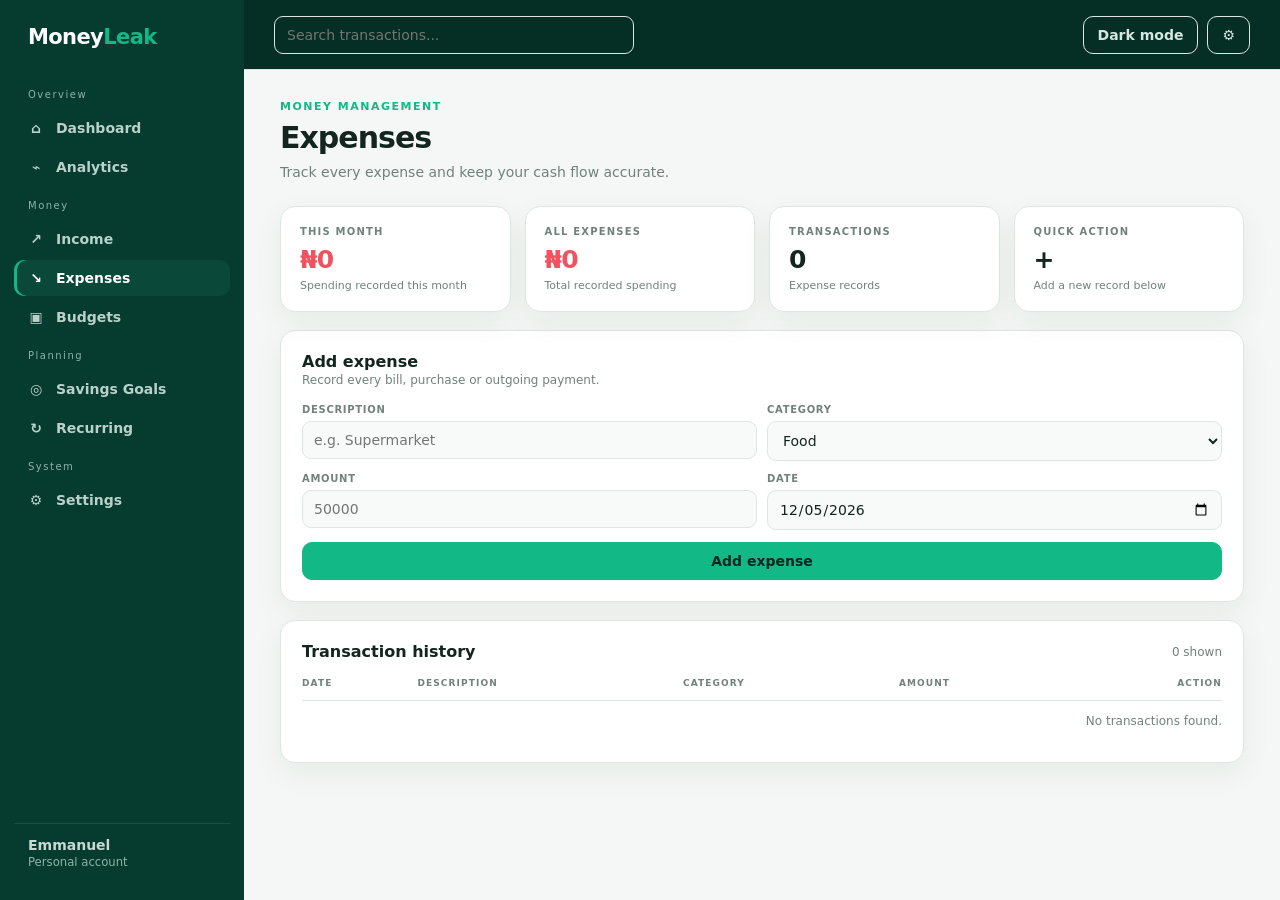
<file: expenses.html>
<!DOCTYPE html><html lang="en"><head><meta charset="UTF-8"><meta name="viewport" content="width=device-width,initial-scale=1"><title>MoneyLeak — Expenses</title><style>
:root{--bg:#061914;--surface:#0a241d;--surface2:#0d2b23;--sidebar:#041b15;--sidebar2:#073226;--top:#05251d;--text:#edf7f3;--muted:#91aaa2;--line:#183d32;--green:#20c997;--green2:#12b886;--red:#ff5c68;--yellow:#f5c451;--shadow:0 14px 35px rgba(0,0,0,.20);--radius:15px}
body.light{--bg:#f4f7f5;--surface:#fff;--surface2:#f8faf9;--sidebar:#063b2f;--sidebar2:#0a493a;--top:#052f25;--text:#12251f;--muted:#70827b;--line:#dce7e2;--green:#12b886;--green2:#087b5d;--red:#f0525f;--yellow:#c99312;--shadow:0 10px 30px rgba(12,45,35,.06)}
*{box-sizing:border-box}body{margin:0;background:var(--bg);color:var(--text);font:14px Inter,ui-sans-serif,system-ui,-apple-system,BlinkMacSystemFont,"Segoe UI",sans-serif}button,input,select{font:inherit}button{cursor:pointer}
.app{min-height:100vh;display:flex}.sidebar{width:244px;position:fixed;inset:0 auto 0 0;background:var(--sidebar);color:#fff;padding:25px 14px;z-index:5}.brand{font-size:21px;font-weight:800;letter-spacing:-.6px;padding:0 14px 28px}.brand b{color:var(--green)}.nav-title{font-size:10px;letter-spacing:1.5px;color:#8eb3a7;padding:12px 14px 7px}.nav a{display:flex;align-items:center;gap:11px;color:#b9d1c9;text-decoration:none;padding:10px 13px;border-radius:10px;margin:3px 0;font-weight:600}.nav a:hover,.nav a.active{background:var(--sidebar2);color:#fff}.nav a.active{box-shadow:inset 3px 0 0 var(--green)}.icon{width:18px;text-align:center}.profile{position:absolute;bottom:18px;left:14px;right:14px;border-top:1px solid rgba(255,255,255,.1);padding:13px 14px;color:#c6d9d3}.profile small{color:#8eb3a7}.main{margin-left:244px;width:calc(100% - 244px);min-width:0}.topbar{height:70px;background:var(--top);border-bottom:1px solid var(--line);display:flex;align-items:center;gap:14px;padding:0 30px;position:sticky;top:0;z-index:4}.search{flex:1;max-width:360px;background:transparent;border:1px solid var(--line);color:var(--text);border-radius:9px;padding:10px 12px;outline:none}.top-actions{margin-left:auto;display:flex;gap:9px}.topbtn,.btn{border:1px solid var(--line);background:var(--surface);color:var(--text);border-radius:10px;padding:10px 14px;font-weight:700}.topbtn{background:transparent;color:#d5e7e1}.btn.primary{background:var(--green);border-color:var(--green);color:#05251d}.content{padding:30px 36px 55px}.heading{display:flex;justify-content:space-between;align-items:flex-start;gap:18px;margin-bottom:24px}.eyebrow{font-size:11px;letter-spacing:1.5px;color:var(--green);font-weight:800;margin-bottom:7px}.title{font-size:30px;letter-spacing:-1px;margin:0;font-weight:800}.subtitle{color:var(--muted);margin-top:7px;line-height:1.45}.actions{display:flex;gap:9px;flex-wrap:wrap}.stats{display:grid;grid-template-columns:repeat(4,1fr);gap:14px;margin-bottom:18px}.card{background:var(--surface);border:1px solid var(--line);border-radius:var(--radius);box-shadow:var(--shadow)}.stat{padding:19px}.stat-label{font-size:10px;letter-spacing:1.2px;color:var(--muted);font-weight:800}.stat-value{font-size:25px;font-weight:800;margin-top:8px;letter-spacing:-.6px}.positive{color:var(--green)}.negative{color:var(--red)}.stat-note{font-size:11px;color:var(--muted);margin-top:5px}.grid{display:grid;grid-template-columns:1.4fr .8fr;gap:18px}.panel{padding:21px}.panel-head{display:flex;align-items:center;justify-content:space-between;gap:10px;margin-bottom:17px}.panel h2{font-size:16px;margin:0}.muted{color:var(--muted);font-size:12px}.table-wrap{overflow:auto}.table{width:100%;border-collapse:collapse;min-width:620px}.table th{font-size:9px;letter-spacing:1.1px;color:var(--muted);text-align:left;padding:0 9px 12px}.table td{padding:13px 9px;border-top:1px solid var(--line);font-size:12px}.table th:first-child,.table td:first-child{padding-left:0}.table th:last-child,.table td:last-child{text-align:right;padding-right:0}.delete{background:none;border:0;color:var(--red);font-weight:700}.form{display:grid;gap:12px}.form-row{display:grid;grid-template-columns:1fr 1fr;gap:10px}.field label{display:block;font-size:10px;letter-spacing:.7px;color:var(--muted);font-weight:800}.field input,.field select{width:100%;margin-top:6px;padding:10px 11px;border:1px solid var(--line);background:var(--surface2);color:var(--text);border-radius:9px;outline:none}.field input:focus,.field select:focus{border-color:var(--green)}.empty{text-align:center;padding:30px;color:var(--muted)}.bars{height:230px;display:flex;align-items:end;gap:10px;border-bottom:1px solid var(--line);padding:10px 4px 4px}.bar-group{height:100%;flex:1;display:flex;align-items:end;justify-content:center;gap:4px;position:relative}.bar{width:15px;border-radius:4px 4px 0 0;background:var(--green);min-height:2px}.bar.exp{background:var(--red)}.bar-label{position:absolute;bottom:-22px;color:var(--muted);font-size:9px}.legend{margin-top:28px;display:flex;gap:16px;color:var(--muted);font-size:11px}.dot{width:7px;height:7px;display:inline-block;border-radius:50%;background:var(--green);margin-right:5px}.dot.red{background:var(--red)}.progress{height:7px;background:var(--line);border-radius:99px;overflow:hidden}.progress i{display:block;height:100%;background:var(--green);border-radius:99px}.goal,.insight{padding:15px;border:1px solid var(--line);border-radius:11px;background:var(--surface2)}.goal+ .goal,.insight+.insight{margin-top:10px}.goal-head{display:flex;justify-content:space-between;gap:10px}.goal-name{font-weight:750}.goal-amount{font-weight:800}.goal-foot{display:flex;justify-content:space-between;margin-top:8px;font-size:11px;color:var(--muted)}.badge{display:inline-flex;padding:4px 7px;border-radius:999px;background:rgba(32,201,151,.1);color:var(--green);font-size:10px;font-weight:800}.category{display:grid;grid-template-columns:85px 1fr 65px;gap:9px;align-items:center;margin:12px 0}.category strong{font-size:11px}.category .value{text-align:right;font-size:11px;font-weight:750}.ring{width:145px;height:145px;border-radius:50%;margin:4px auto 15px;display:grid;place-items:center;background:conic-gradient(var(--green) var(--pct),var(--line) 0)}.ring:after{content:"";width:105px;height:105px;border-radius:50%;background:var(--surface);position:absolute}.ring span{position:relative;z-index:1;font-size:23px;font-weight:800}.notice{padding:13px 14px;border:1px solid var(--line);background:var(--surface2);border-radius:10px;color:var(--muted);font-size:12px;line-height:1.5}.setting{display:flex;justify-content:space-between;align-items:center;gap:15px;padding:15px 0;border-top:1px solid var(--line)}.setting:first-of-type{border-top:0}.setting strong{display:block;font-size:13px;margin-bottom:4px}.switch{width:44px;height:24px;border:0;border-radius:99px;background:var(--line);position:relative}.switch i{position:absolute;left:3px;top:3px;width:18px;height:18px;border-radius:50%;background:white;transition:.2s}.switch.on{background:var(--green)}.switch.on i{left:23px}.buttons{display:flex;gap:9px;flex-wrap:wrap}
@media(max-width:1000px){.sidebar{width:205px}.main{margin-left:205px;width:calc(100% - 205px)}.stats{grid-template-columns:repeat(2,1fr)}.grid{grid-template-columns:1fr}}
@media(max-width:650px){.sidebar{position:static;width:100%;height:auto}.profile{display:none}.app{display:block}.main{margin:0;width:100%}.topbar{padding:0 15px}.search{max-width:none}.top-actions .topbtn:first-child{display:none}.content{padding:20px}.heading{display:block}.actions{margin-top:15px}.stats{grid-template-columns:1fr}.grid{grid-template-columns:1fr}.form-row{grid-template-columns:1fr}}
</style></head><body>
<div class="app"><aside class="sidebar">
<div class="brand">Money<b>Leak</b></div>
<div class="nav-title">Overview</div>
<nav class="nav">
<a href="index.html" data-page="dashboard"><span class="icon">⌂</span>Dashboard</a>
<a href="analytics.html" data-page="analytics"><span class="icon">⌁</span>Analytics</a>
<div class="nav-title">Money</div>
<a href="income.html" data-page="income"><span class="icon">↗</span>Income</a>
<a class="active" href="expenses.html" data-page="expenses"><span class="icon">↘</span>Expenses</a>
<a href="budgets.html" data-page="budgets"><span class="icon">▣</span>Budgets</a>
<div class="nav-title">Planning</div>
<a href="savings.html" data-page="savings"><span class="icon">◎</span>Savings Goals</a>
<a href="recurring.html" data-page="recurring"><span class="icon">↻</span>Recurring</a>
<div class="nav-title">System</div>
<a href="settings.html" data-page="settings"><span class="icon">⚙</span>Settings</a>
</nav>
<div class="profile"><strong id="sideName">Emmanuel</strong><br><small>Personal account</small></div>
</aside><main class="main"><header class="topbar"><input class="search" id="search" placeholder="Search transactions..."><div class="top-actions"><button class="topbtn" id="themeBtn">Light mode</button><button class="topbtn" onclick="location.href='settings.html'">⚙</button></div></header>
<div class="content"><div class="heading"><div><div class="eyebrow">MONEY MANAGEMENT</div><h1 class="title">Expenses</h1><div class="subtitle">Track every expense and keep your cash flow accurate.</div></div></div>
<section class="stats"><div class="card stat"><div class="stat-label">THIS MONTH</div><div class="stat-value negative" id="month">₦0</div><div class="stat-note">Spending recorded this month</div></div>
<div class="card stat"><div class="stat-label">ALL EXPENSES</div><div class="stat-value negative" id="all">₦0</div><div class="stat-note">Total recorded spending</div></div>
<div class="card stat"><div class="stat-label">TRANSACTIONS</div><div class="stat-value" id="count">0</div><div class="stat-note">Expense records</div></div>
<div class="card stat"><div class="stat-label">QUICK ACTION</div><div class="stat-value">+</div><div class="stat-note">Add a new record below</div></div></section>
<div class="card panel"><div class="panel-head"><div><h2>Add expense</h2><span class="muted">Record every bill, purchase or outgoing payment.</span></div></div>
<form class="form" id="form"><div class="form-row"><div class="field"><label>DESCRIPTION</label><input id="description" required placeholder="e.g. Supermarket"></div><div class="field"><label>CATEGORY</label><select id="category"><option>Food</option><option>Transport</option><option>Bills</option><option>Shopping</option><option>Rent</option><option>Entertainment</option><option>Health</option><option>Education</option><option>Other</option></select></div></div>
<div class="form-row"><div class="field"><label>AMOUNT</label><input id="amount" type="number" min="0.01" step="0.01" required placeholder="50000"></div><div class="field"><label>DATE</label><input id="date" type="date" required></div></div><button class="btn primary" type="submit">Add expense</button></form></div>
<div class="card panel" style="margin-top:18px"><div class="panel-head"><h2>Transaction history</h2><span class="muted" id="tableCount"></span></div><div class="table-wrap"><table class="table"><thead><tr><th>DATE</th><th>DESCRIPTION</th><th>CATEGORY</th><th>AMOUNT</th><th>ACTION</th></tr></thead><tbody id="rows"></tbody></table></div></div>
</div></main></div>
<script>
const SETTINGS_KEY='moneyLeakSettings';
let settings=JSON.parse(localStorage.getItem(SETTINGS_KEY)||'{}');
function money(n){return '₦'+Number(n||0).toLocaleString('en-NG',{maximumFractionDigits:2})}
function esc(s){return String(s??'').replace(/[&<>"']/g,m=>({'&':'&amp;','<':'&lt;','>':'&gt;','"':'&quot;',"'":'&#039;'}[m]))}
function applyTheme(){
  /* Backward-compatible: older pages used theme, some used dark. */
  const dark=settings.theme==='dark'||settings.dark===true;
  document.body.classList.toggle('light',!dark);
  const b=document.getElementById('themeBtn'); if(b)b.textContent=dark?'Light mode':'Dark mode';
}
function toggleTheme(){
  const dark=settings.theme==='dark'||settings.dark===true;
  settings.theme=dark?'light':'dark'; settings.dark=!dark;
  localStorage.setItem(SETTINGS_KEY,JSON.stringify(settings)); applyTheme();
}
document.addEventListener('DOMContentLoaded',()=>{applyTheme();const b=document.getElementById('themeBtn');if(b)b.onclick=toggleTheme});

const TYPE='expense',KEY='moneyLeakTransactions';
document.getElementById('date').value=new Date().toISOString().slice(0,10);
function render(){
 let tx=JSON.parse(localStorage.getItem(KEY)||'[]').filter(t=>t.type===TYPE),all=tx.reduce((s,t)=>s+Number(t.amount||0),0),mk=new Date().toISOString().slice(0,7),month=tx.filter(t=>String(t.date||'').slice(0,7)===mk).reduce((s,t)=>s+Number(t.amount||0),0);
 document.getElementById('month').textContent=money(month);document.getElementById('all').textContent=money(all);document.getElementById('count').textContent=tx.length;
 const q=(document.getElementById('search')?.value||'').toLowerCase();tx=tx.filter(t=>`${t.description} ${t.category}`.toLowerCase().includes(q));document.getElementById('tableCount').textContent=tx.length+' shown';
 document.getElementById('rows').innerHTML=tx.length?tx.map(t=>`<tr><td>${new Date(t.date+'T00:00:00').toLocaleDateString('en-NG',{day:'2-digit',month:'short',year:'numeric'})}</td><td><strong>${esc(t.description)}</strong></td><td><span class="badge">${esc(t.category||'Other')}</span></td><td class="negative" style="font-weight:800">{'+' if is_income else '−'}${money(t.amount)}</td><td><button class="delete" onclick="removeTx(${t.id})">Delete</button></td></tr>`).join(''):'<tr><td colspan="5" class="empty">No transactions found.</td></tr>';
}
document.getElementById('form').onsubmit=e=>{e.preventDefault();let tx=JSON.parse(localStorage.getItem(KEY)||'[]');tx.unshift({id:Date.now(),type:TYPE,description:document.getElementById('description').value.trim(),category:document.getElementById('category').value,amount:Number(document.getElementById('amount').value),date:document.getElementById('date').value,createdAt:new Date().toISOString()});localStorage.setItem(KEY,JSON.stringify(tx));e.target.reset();document.getElementById('date').value=new Date().toISOString().slice(0,10);render()};
function removeTx(id){if(confirm('Delete this transaction?')){let tx=JSON.parse(localStorage.getItem(KEY)||'[]').filter(t=>t.id!==id);localStorage.setItem(KEY,JSON.stringify(tx));render()}}
document.getElementById('search').oninput=render;render();
</script></body></html>
</file>
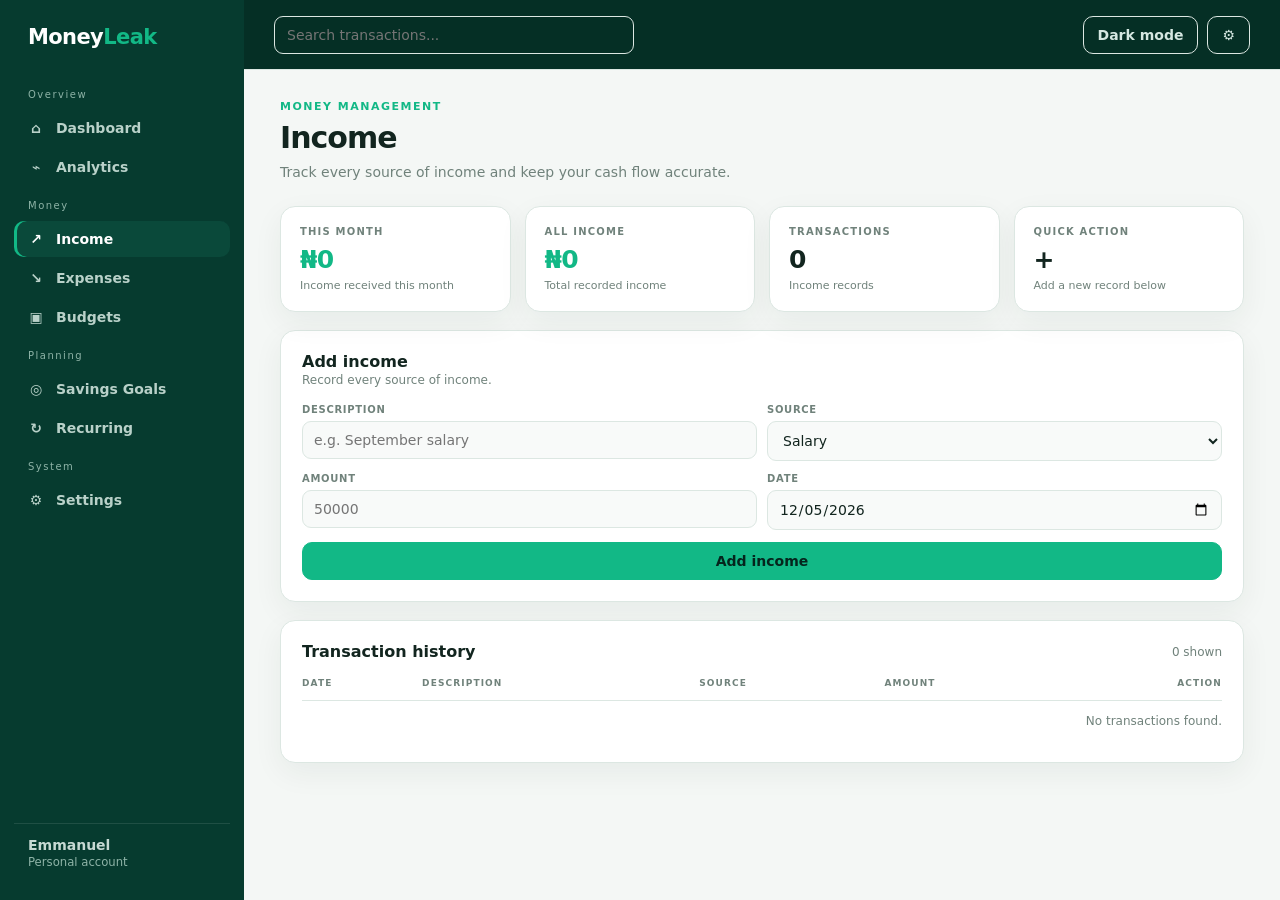
<file: income.html>
<!DOCTYPE html><html lang="en"><head><meta charset="UTF-8"><meta name="viewport" content="width=device-width,initial-scale=1"><title>MoneyLeak — Income</title><style>
:root{--bg:#061914;--surface:#0a241d;--surface2:#0d2b23;--sidebar:#041b15;--sidebar2:#073226;--top:#05251d;--text:#edf7f3;--muted:#91aaa2;--line:#183d32;--green:#20c997;--green2:#12b886;--red:#ff5c68;--yellow:#f5c451;--shadow:0 14px 35px rgba(0,0,0,.20);--radius:15px}
body.light{--bg:#f4f7f5;--surface:#fff;--surface2:#f8faf9;--sidebar:#063b2f;--sidebar2:#0a493a;--top:#052f25;--text:#12251f;--muted:#70827b;--line:#dce7e2;--green:#12b886;--green2:#087b5d;--red:#f0525f;--yellow:#c99312;--shadow:0 10px 30px rgba(12,45,35,.06)}
*{box-sizing:border-box}body{margin:0;background:var(--bg);color:var(--text);font:14px Inter,ui-sans-serif,system-ui,-apple-system,BlinkMacSystemFont,"Segoe UI",sans-serif}button,input,select{font:inherit}button{cursor:pointer}
.app{min-height:100vh;display:flex}.sidebar{width:244px;position:fixed;inset:0 auto 0 0;background:var(--sidebar);color:#fff;padding:25px 14px;z-index:5}.brand{font-size:21px;font-weight:800;letter-spacing:-.6px;padding:0 14px 28px}.brand b{color:var(--green)}.nav-title{font-size:10px;letter-spacing:1.5px;color:#8eb3a7;padding:12px 14px 7px}.nav a{display:flex;align-items:center;gap:11px;color:#b9d1c9;text-decoration:none;padding:10px 13px;border-radius:10px;margin:3px 0;font-weight:600}.nav a:hover,.nav a.active{background:var(--sidebar2);color:#fff}.nav a.active{box-shadow:inset 3px 0 0 var(--green)}.icon{width:18px;text-align:center}.profile{position:absolute;bottom:18px;left:14px;right:14px;border-top:1px solid rgba(255,255,255,.1);padding:13px 14px;color:#c6d9d3}.profile small{color:#8eb3a7}.main{margin-left:244px;width:calc(100% - 244px);min-width:0}.topbar{height:70px;background:var(--top);border-bottom:1px solid var(--line);display:flex;align-items:center;gap:14px;padding:0 30px;position:sticky;top:0;z-index:4}.search{flex:1;max-width:360px;background:transparent;border:1px solid var(--line);color:var(--text);border-radius:9px;padding:10px 12px;outline:none}.top-actions{margin-left:auto;display:flex;gap:9px}.topbtn,.btn{border:1px solid var(--line);background:var(--surface);color:var(--text);border-radius:10px;padding:10px 14px;font-weight:700}.topbtn{background:transparent;color:#d5e7e1}.btn.primary{background:var(--green);border-color:var(--green);color:#05251d}.content{padding:30px 36px 55px}.heading{display:flex;justify-content:space-between;align-items:flex-start;gap:18px;margin-bottom:24px}.eyebrow{font-size:11px;letter-spacing:1.5px;color:var(--green);font-weight:800;margin-bottom:7px}.title{font-size:30px;letter-spacing:-1px;margin:0;font-weight:800}.subtitle{color:var(--muted);margin-top:7px;line-height:1.45}.actions{display:flex;gap:9px;flex-wrap:wrap}.stats{display:grid;grid-template-columns:repeat(4,1fr);gap:14px;margin-bottom:18px}.card{background:var(--surface);border:1px solid var(--line);border-radius:var(--radius);box-shadow:var(--shadow)}.stat{padding:19px}.stat-label{font-size:10px;letter-spacing:1.2px;color:var(--muted);font-weight:800}.stat-value{font-size:25px;font-weight:800;margin-top:8px;letter-spacing:-.6px}.positive{color:var(--green)}.negative{color:var(--red)}.stat-note{font-size:11px;color:var(--muted);margin-top:5px}.grid{display:grid;grid-template-columns:1.4fr .8fr;gap:18px}.panel{padding:21px}.panel-head{display:flex;align-items:center;justify-content:space-between;gap:10px;margin-bottom:17px}.panel h2{font-size:16px;margin:0}.muted{color:var(--muted);font-size:12px}.table-wrap{overflow:auto}.table{width:100%;border-collapse:collapse;min-width:620px}.table th{font-size:9px;letter-spacing:1.1px;color:var(--muted);text-align:left;padding:0 9px 12px}.table td{padding:13px 9px;border-top:1px solid var(--line);font-size:12px}.table th:first-child,.table td:first-child{padding-left:0}.table th:last-child,.table td:last-child{text-align:right;padding-right:0}.delete{background:none;border:0;color:var(--red);font-weight:700}.form{display:grid;gap:12px}.form-row{display:grid;grid-template-columns:1fr 1fr;gap:10px}.field label{display:block;font-size:10px;letter-spacing:.7px;color:var(--muted);font-weight:800}.field input,.field select{width:100%;margin-top:6px;padding:10px 11px;border:1px solid var(--line);background:var(--surface2);color:var(--text);border-radius:9px;outline:none}.field input:focus,.field select:focus{border-color:var(--green)}.empty{text-align:center;padding:30px;color:var(--muted)}.bars{height:230px;display:flex;align-items:end;gap:10px;border-bottom:1px solid var(--line);padding:10px 4px 4px}.bar-group{height:100%;flex:1;display:flex;align-items:end;justify-content:center;gap:4px;position:relative}.bar{width:15px;border-radius:4px 4px 0 0;background:var(--green);min-height:2px}.bar.exp{background:var(--red)}.bar-label{position:absolute;bottom:-22px;color:var(--muted);font-size:9px}.legend{margin-top:28px;display:flex;gap:16px;color:var(--muted);font-size:11px}.dot{width:7px;height:7px;display:inline-block;border-radius:50%;background:var(--green);margin-right:5px}.dot.red{background:var(--red)}.progress{height:7px;background:var(--line);border-radius:99px;overflow:hidden}.progress i{display:block;height:100%;background:var(--green);border-radius:99px}.goal,.insight{padding:15px;border:1px solid var(--line);border-radius:11px;background:var(--surface2)}.goal+ .goal,.insight+.insight{margin-top:10px}.goal-head{display:flex;justify-content:space-between;gap:10px}.goal-name{font-weight:750}.goal-amount{font-weight:800}.goal-foot{display:flex;justify-content:space-between;margin-top:8px;font-size:11px;color:var(--muted)}.badge{display:inline-flex;padding:4px 7px;border-radius:999px;background:rgba(32,201,151,.1);color:var(--green);font-size:10px;font-weight:800}.category{display:grid;grid-template-columns:85px 1fr 65px;gap:9px;align-items:center;margin:12px 0}.category strong{font-size:11px}.category .value{text-align:right;font-size:11px;font-weight:750}.ring{width:145px;height:145px;border-radius:50%;margin:4px auto 15px;display:grid;place-items:center;background:conic-gradient(var(--green) var(--pct),var(--line) 0)}.ring:after{content:"";width:105px;height:105px;border-radius:50%;background:var(--surface);position:absolute}.ring span{position:relative;z-index:1;font-size:23px;font-weight:800}.notice{padding:13px 14px;border:1px solid var(--line);background:var(--surface2);border-radius:10px;color:var(--muted);font-size:12px;line-height:1.5}.setting{display:flex;justify-content:space-between;align-items:center;gap:15px;padding:15px 0;border-top:1px solid var(--line)}.setting:first-of-type{border-top:0}.setting strong{display:block;font-size:13px;margin-bottom:4px}.switch{width:44px;height:24px;border:0;border-radius:99px;background:var(--line);position:relative}.switch i{position:absolute;left:3px;top:3px;width:18px;height:18px;border-radius:50%;background:white;transition:.2s}.switch.on{background:var(--green)}.switch.on i{left:23px}.buttons{display:flex;gap:9px;flex-wrap:wrap}
@media(max-width:1000px){.sidebar{width:205px}.main{margin-left:205px;width:calc(100% - 205px)}.stats{grid-template-columns:repeat(2,1fr)}.grid{grid-template-columns:1fr}}
@media(max-width:650px){.sidebar{position:static;width:100%;height:auto}.profile{display:none}.app{display:block}.main{margin:0;width:100%}.topbar{padding:0 15px}.search{max-width:none}.top-actions .topbtn:first-child{display:none}.content{padding:20px}.heading{display:block}.actions{margin-top:15px}.stats{grid-template-columns:1fr}.grid{grid-template-columns:1fr}.form-row{grid-template-columns:1fr}}
</style></head><body>
<div class="app"><aside class="sidebar">
<div class="brand">Money<b>Leak</b></div>
<div class="nav-title">Overview</div>
<nav class="nav">
<a href="index.html" data-page="dashboard"><span class="icon">⌂</span>Dashboard</a>
<a href="analytics.html" data-page="analytics"><span class="icon">⌁</span>Analytics</a>
<div class="nav-title">Money</div>
<a class="active" href="income.html" data-page="income"><span class="icon">↗</span>Income</a>
<a href="expenses.html" data-page="expenses"><span class="icon">↘</span>Expenses</a>
<a href="budgets.html" data-page="budgets"><span class="icon">▣</span>Budgets</a>
<div class="nav-title">Planning</div>
<a href="savings.html" data-page="savings"><span class="icon">◎</span>Savings Goals</a>
<a href="recurring.html" data-page="recurring"><span class="icon">↻</span>Recurring</a>
<div class="nav-title">System</div>
<a href="settings.html" data-page="settings"><span class="icon">⚙</span>Settings</a>
</nav>
<div class="profile"><strong id="sideName">Emmanuel</strong><br><small>Personal account</small></div>
</aside><main class="main"><header class="topbar"><input class="search" id="search" placeholder="Search transactions..."><div class="top-actions"><button class="topbtn" id="themeBtn">Light mode</button><button class="topbtn" onclick="location.href='settings.html'">⚙</button></div></header>
<div class="content"><div class="heading"><div><div class="eyebrow">MONEY MANAGEMENT</div><h1 class="title">Income</h1><div class="subtitle">Track every source of income and keep your cash flow accurate.</div></div></div>
<section class="stats"><div class="card stat"><div class="stat-label">THIS MONTH</div><div class="stat-value positive" id="month">₦0</div><div class="stat-note">Income received this month</div></div>
<div class="card stat"><div class="stat-label">ALL INCOME</div><div class="stat-value positive" id="all">₦0</div><div class="stat-note">Total recorded income</div></div>
<div class="card stat"><div class="stat-label">TRANSACTIONS</div><div class="stat-value" id="count">0</div><div class="stat-note">Income records</div></div>
<div class="card stat"><div class="stat-label">QUICK ACTION</div><div class="stat-value">+</div><div class="stat-note">Add a new record below</div></div></section>
<div class="card panel"><div class="panel-head"><div><h2>Add income</h2><span class="muted">Record every source of income.</span></div></div>
<form class="form" id="form"><div class="form-row"><div class="field"><label>DESCRIPTION</label><input id="description" required placeholder="e.g. September salary"></div><div class="field"><label>SOURCE</label><select id="category"><option>Salary</option><option>Business</option><option>Freelance</option><option>Gift</option><option>Other</option></select></div></div>
<div class="form-row"><div class="field"><label>AMOUNT</label><input id="amount" type="number" min="0.01" step="0.01" required placeholder="50000"></div><div class="field"><label>DATE</label><input id="date" type="date" required></div></div><button class="btn primary" type="submit">Add income</button></form></div>
<div class="card panel" style="margin-top:18px"><div class="panel-head"><h2>Transaction history</h2><span class="muted" id="tableCount"></span></div><div class="table-wrap"><table class="table"><thead><tr><th>DATE</th><th>DESCRIPTION</th><th>SOURCE</th><th>AMOUNT</th><th>ACTION</th></tr></thead><tbody id="rows"></tbody></table></div></div>
</div></main></div>
<script>
const SETTINGS_KEY='moneyLeakSettings';
let settings=JSON.parse(localStorage.getItem(SETTINGS_KEY)||'{}');
function money(n){return '₦'+Number(n||0).toLocaleString('en-NG',{maximumFractionDigits:2})}
function esc(s){return String(s??'').replace(/[&<>"']/g,m=>({'&':'&amp;','<':'&lt;','>':'&gt;','"':'&quot;',"'":'&#039;'}[m]))}
function applyTheme(){
  /* Backward-compatible: older pages used theme, some used dark. */
  const dark=settings.theme==='dark'||settings.dark===true;
  document.body.classList.toggle('light',!dark);
  const b=document.getElementById('themeBtn'); if(b)b.textContent=dark?'Light mode':'Dark mode';
}
function toggleTheme(){
  const dark=settings.theme==='dark'||settings.dark===true;
  settings.theme=dark?'light':'dark'; settings.dark=!dark;
  localStorage.setItem(SETTINGS_KEY,JSON.stringify(settings)); applyTheme();
}
document.addEventListener('DOMContentLoaded',()=>{applyTheme();const b=document.getElementById('themeBtn');if(b)b.onclick=toggleTheme});

const TYPE='income',KEY='moneyLeakTransactions';
document.getElementById('date').value=new Date().toISOString().slice(0,10);
function render(){
 let tx=JSON.parse(localStorage.getItem(KEY)||'[]').filter(t=>t.type===TYPE),all=tx.reduce((s,t)=>s+Number(t.amount||0),0),mk=new Date().toISOString().slice(0,7),month=tx.filter(t=>String(t.date||'').slice(0,7)===mk).reduce((s,t)=>s+Number(t.amount||0),0);
 document.getElementById('month').textContent=money(month);document.getElementById('all').textContent=money(all);document.getElementById('count').textContent=tx.length;
 const q=(document.getElementById('search')?.value||'').toLowerCase();tx=tx.filter(t=>`${t.description} ${t.category}`.toLowerCase().includes(q));document.getElementById('tableCount').textContent=tx.length+' shown';
 document.getElementById('rows').innerHTML=tx.length?tx.map(t=>`<tr><td>${new Date(t.date+'T00:00:00').toLocaleDateString('en-NG',{day:'2-digit',month:'short',year:'numeric'})}</td><td><strong>${esc(t.description)}</strong></td><td><span class="badge">${esc(t.category||'Other')}</span></td><td class="positive" style="font-weight:800">{'+' if is_income else '−'}${money(t.amount)}</td><td><button class="delete" onclick="removeTx(${t.id})">Delete</button></td></tr>`).join(''):'<tr><td colspan="5" class="empty">No transactions found.</td></tr>';
}
document.getElementById('form').onsubmit=e=>{e.preventDefault();let tx=JSON.parse(localStorage.getItem(KEY)||'[]');tx.unshift({id:Date.now(),type:TYPE,description:document.getElementById('description').value.trim(),category:document.getElementById('category').value,amount:Number(document.getElementById('amount').value),date:document.getElementById('date').value,createdAt:new Date().toISOString()});localStorage.setItem(KEY,JSON.stringify(tx));e.target.reset();document.getElementById('date').value=new Date().toISOString().slice(0,10);render()};
function removeTx(id){if(confirm('Delete this transaction?')){let tx=JSON.parse(localStorage.getItem(KEY)||'[]').filter(t=>t.id!==id);localStorage.setItem(KEY,JSON.stringify(tx));render()}}
document.getElementById('search').oninput=render;render();
</script></body></html>
</file>
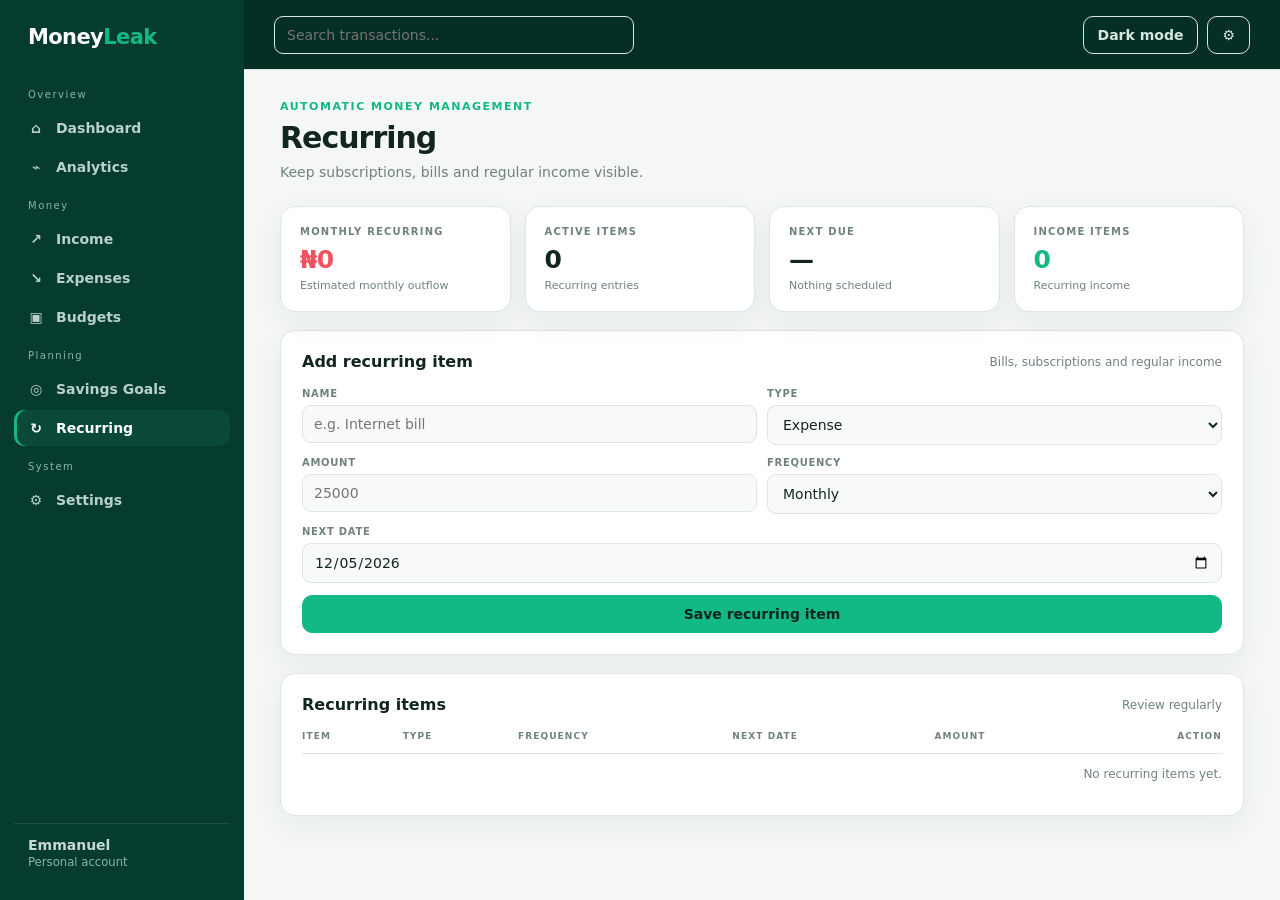
<file: recurring.html>
<!DOCTYPE html><html lang="en"><head><meta charset="UTF-8"><meta name="viewport" content="width=device-width,initial-scale=1"><title>MoneyLeak — Recurring</title><style>
:root{--bg:#061914;--surface:#0a241d;--surface2:#0d2b23;--sidebar:#041b15;--sidebar2:#073226;--top:#05251d;--text:#edf7f3;--muted:#91aaa2;--line:#183d32;--green:#20c997;--green2:#12b886;--red:#ff5c68;--yellow:#f5c451;--shadow:0 14px 35px rgba(0,0,0,.20);--radius:15px}
body.light{--bg:#f4f7f5;--surface:#fff;--surface2:#f8faf9;--sidebar:#063b2f;--sidebar2:#0a493a;--top:#052f25;--text:#12251f;--muted:#70827b;--line:#dce7e2;--green:#12b886;--green2:#087b5d;--red:#f0525f;--yellow:#c99312;--shadow:0 10px 30px rgba(12,45,35,.06)}
*{box-sizing:border-box}body{margin:0;background:var(--bg);color:var(--text);font:14px Inter,ui-sans-serif,system-ui,-apple-system,BlinkMacSystemFont,"Segoe UI",sans-serif}button,input,select{font:inherit}button{cursor:pointer}
.app{min-height:100vh;display:flex}.sidebar{width:244px;position:fixed;inset:0 auto 0 0;background:var(--sidebar);color:#fff;padding:25px 14px;z-index:5}.brand{font-size:21px;font-weight:800;letter-spacing:-.6px;padding:0 14px 28px}.brand b{color:var(--green)}.nav-title{font-size:10px;letter-spacing:1.5px;color:#8eb3a7;padding:12px 14px 7px}.nav a{display:flex;align-items:center;gap:11px;color:#b9d1c9;text-decoration:none;padding:10px 13px;border-radius:10px;margin:3px 0;font-weight:600}.nav a:hover,.nav a.active{background:var(--sidebar2);color:#fff}.nav a.active{box-shadow:inset 3px 0 0 var(--green)}.icon{width:18px;text-align:center}.profile{position:absolute;bottom:18px;left:14px;right:14px;border-top:1px solid rgba(255,255,255,.1);padding:13px 14px;color:#c6d9d3}.profile small{color:#8eb3a7}.main{margin-left:244px;width:calc(100% - 244px);min-width:0}.topbar{height:70px;background:var(--top);border-bottom:1px solid var(--line);display:flex;align-items:center;gap:14px;padding:0 30px;position:sticky;top:0;z-index:4}.search{flex:1;max-width:360px;background:transparent;border:1px solid var(--line);color:var(--text);border-radius:9px;padding:10px 12px;outline:none}.top-actions{margin-left:auto;display:flex;gap:9px}.topbtn,.btn{border:1px solid var(--line);background:var(--surface);color:var(--text);border-radius:10px;padding:10px 14px;font-weight:700}.topbtn{background:transparent;color:#d5e7e1}.btn.primary{background:var(--green);border-color:var(--green);color:#05251d}.content{padding:30px 36px 55px}.heading{display:flex;justify-content:space-between;align-items:flex-start;gap:18px;margin-bottom:24px}.eyebrow{font-size:11px;letter-spacing:1.5px;color:var(--green);font-weight:800;margin-bottom:7px}.title{font-size:30px;letter-spacing:-1px;margin:0;font-weight:800}.subtitle{color:var(--muted);margin-top:7px;line-height:1.45}.actions{display:flex;gap:9px;flex-wrap:wrap}.stats{display:grid;grid-template-columns:repeat(4,1fr);gap:14px;margin-bottom:18px}.card{background:var(--surface);border:1px solid var(--line);border-radius:var(--radius);box-shadow:var(--shadow)}.stat{padding:19px}.stat-label{font-size:10px;letter-spacing:1.2px;color:var(--muted);font-weight:800}.stat-value{font-size:25px;font-weight:800;margin-top:8px;letter-spacing:-.6px}.positive{color:var(--green)}.negative{color:var(--red)}.stat-note{font-size:11px;color:var(--muted);margin-top:5px}.grid{display:grid;grid-template-columns:1.4fr .8fr;gap:18px}.panel{padding:21px}.panel-head{display:flex;align-items:center;justify-content:space-between;gap:10px;margin-bottom:17px}.panel h2{font-size:16px;margin:0}.muted{color:var(--muted);font-size:12px}.table-wrap{overflow:auto}.table{width:100%;border-collapse:collapse;min-width:620px}.table th{font-size:9px;letter-spacing:1.1px;color:var(--muted);text-align:left;padding:0 9px 12px}.table td{padding:13px 9px;border-top:1px solid var(--line);font-size:12px}.table th:first-child,.table td:first-child{padding-left:0}.table th:last-child,.table td:last-child{text-align:right;padding-right:0}.delete{background:none;border:0;color:var(--red);font-weight:700}.form{display:grid;gap:12px}.form-row{display:grid;grid-template-columns:1fr 1fr;gap:10px}.field label{display:block;font-size:10px;letter-spacing:.7px;color:var(--muted);font-weight:800}.field input,.field select{width:100%;margin-top:6px;padding:10px 11px;border:1px solid var(--line);background:var(--surface2);color:var(--text);border-radius:9px;outline:none}.field input:focus,.field select:focus{border-color:var(--green)}.empty{text-align:center;padding:30px;color:var(--muted)}.bars{height:230px;display:flex;align-items:end;gap:10px;border-bottom:1px solid var(--line);padding:10px 4px 4px}.bar-group{height:100%;flex:1;display:flex;align-items:end;justify-content:center;gap:4px;position:relative}.bar{width:15px;border-radius:4px 4px 0 0;background:var(--green);min-height:2px}.bar.exp{background:var(--red)}.bar-label{position:absolute;bottom:-22px;color:var(--muted);font-size:9px}.legend{margin-top:28px;display:flex;gap:16px;color:var(--muted);font-size:11px}.dot{width:7px;height:7px;display:inline-block;border-radius:50%;background:var(--green);margin-right:5px}.dot.red{background:var(--red)}.progress{height:7px;background:var(--line);border-radius:99px;overflow:hidden}.progress i{display:block;height:100%;background:var(--green);border-radius:99px}.goal,.insight{padding:15px;border:1px solid var(--line);border-radius:11px;background:var(--surface2)}.goal+ .goal,.insight+.insight{margin-top:10px}.goal-head{display:flex;justify-content:space-between;gap:10px}.goal-name{font-weight:750}.goal-amount{font-weight:800}.goal-foot{display:flex;justify-content:space-between;margin-top:8px;font-size:11px;color:var(--muted)}.badge{display:inline-flex;padding:4px 7px;border-radius:999px;background:rgba(32,201,151,.1);color:var(--green);font-size:10px;font-weight:800}.category{display:grid;grid-template-columns:85px 1fr 65px;gap:9px;align-items:center;margin:12px 0}.category strong{font-size:11px}.category .value{text-align:right;font-size:11px;font-weight:750}.ring{width:145px;height:145px;border-radius:50%;margin:4px auto 15px;display:grid;place-items:center;background:conic-gradient(var(--green) var(--pct),var(--line) 0)}.ring:after{content:"";width:105px;height:105px;border-radius:50%;background:var(--surface);position:absolute}.ring span{position:relative;z-index:1;font-size:23px;font-weight:800}.notice{padding:13px 14px;border:1px solid var(--line);background:var(--surface2);border-radius:10px;color:var(--muted);font-size:12px;line-height:1.5}.setting{display:flex;justify-content:space-between;align-items:center;gap:15px;padding:15px 0;border-top:1px solid var(--line)}.setting:first-of-type{border-top:0}.setting strong{display:block;font-size:13px;margin-bottom:4px}.switch{width:44px;height:24px;border:0;border-radius:99px;background:var(--line);position:relative}.switch i{position:absolute;left:3px;top:3px;width:18px;height:18px;border-radius:50%;background:white;transition:.2s}.switch.on{background:var(--green)}.switch.on i{left:23px}.buttons{display:flex;gap:9px;flex-wrap:wrap}
@media(max-width:1000px){.sidebar{width:205px}.main{margin-left:205px;width:calc(100% - 205px)}.stats{grid-template-columns:repeat(2,1fr)}.grid{grid-template-columns:1fr}}
@media(max-width:650px){.sidebar{position:static;width:100%;height:auto}.profile{display:none}.app{display:block}.main{margin:0;width:100%}.topbar{padding:0 15px}.search{max-width:none}.top-actions .topbtn:first-child{display:none}.content{padding:20px}.heading{display:block}.actions{margin-top:15px}.stats{grid-template-columns:1fr}.grid{grid-template-columns:1fr}.form-row{grid-template-columns:1fr}}
</style></head><body>
<div class="app"><aside class="sidebar">
<div class="brand">Money<b>Leak</b></div>
<div class="nav-title">Overview</div>
<nav class="nav">
<a href="index.html" data-page="dashboard"><span class="icon">⌂</span>Dashboard</a>
<a href="analytics.html" data-page="analytics"><span class="icon">⌁</span>Analytics</a>
<div class="nav-title">Money</div>
<a href="income.html" data-page="income"><span class="icon">↗</span>Income</a>
<a href="expenses.html" data-page="expenses"><span class="icon">↘</span>Expenses</a>
<a href="budgets.html" data-page="budgets"><span class="icon">▣</span>Budgets</a>
<div class="nav-title">Planning</div>
<a href="savings.html" data-page="savings"><span class="icon">◎</span>Savings Goals</a>
<a class="active" href="recurring.html" data-page="recurring"><span class="icon">↻</span>Recurring</a>
<div class="nav-title">System</div>
<a href="settings.html" data-page="settings"><span class="icon">⚙</span>Settings</a>
</nav>
<div class="profile"><strong id="sideName">Emmanuel</strong><br><small>Personal account</small></div>
</aside><main class="main"><header class="topbar"><input class="search" id="search" placeholder="Search transactions..."><div class="top-actions"><button class="topbtn" id="themeBtn">Light mode</button><button class="topbtn" onclick="location.href='settings.html'">⚙</button></div></header>
<div class="content"><div class="heading"><div><div class="eyebrow">AUTOMATIC MONEY MANAGEMENT</div><h1 class="title">Recurring</h1><div class="subtitle">Keep subscriptions, bills and regular income visible.</div></div></div>
<section class="stats"><div class="card stat"><div class="stat-label">MONTHLY RECURRING</div><div class="stat-value negative" id="monthly">₦0</div><div class="stat-note">Estimated monthly outflow</div></div><div class="card stat"><div class="stat-label">ACTIVE ITEMS</div><div class="stat-value" id="count">0</div><div class="stat-note">Recurring entries</div></div><div class="card stat"><div class="stat-label">NEXT DUE</div><div class="stat-value" id="next">—</div><div class="stat-note" id="nextName">Nothing scheduled</div></div><div class="card stat"><div class="stat-label">INCOME ITEMS</div><div class="stat-value positive" id="incomeItems">0</div><div class="stat-note">Recurring income</div></div></section>
<div class="card panel"><div class="panel-head"><h2>Add recurring item</h2><span class="muted">Bills, subscriptions and regular income</span></div><form class="form" id="form"><div class="form-row"><div class="field"><label>NAME</label><input id="name" required placeholder="e.g. Internet bill"></div><div class="field"><label>TYPE</label><select id="type"><option value="expense">Expense</option><option value="income">Income</option></select></div></div><div class="form-row"><div class="field"><label>AMOUNT</label><input id="amount" required type="number" min=".01" step=".01" placeholder="25000"></div><div class="field"><label>FREQUENCY</label><select id="frequency"><option>Monthly</option><option>Weekly</option><option>Yearly</option></select></div></div><div class="field"><label>NEXT DATE</label><input id="date" type="date" required></div><button class="btn primary">Save recurring item</button></form></div>
<div class="card panel" style="margin-top:18px"><div class="panel-head"><h2>Recurring items</h2><span class="muted">Review regularly</span></div><div class="table-wrap"><table class="table"><thead><tr><th>ITEM</th><th>TYPE</th><th>FREQUENCY</th><th>NEXT DATE</th><th>AMOUNT</th><th>ACTION</th></tr></thead><tbody id="rows"></tbody></table></div></div>
</div></main></div>
<script>
const SETTINGS_KEY='moneyLeakSettings';
let settings=JSON.parse(localStorage.getItem(SETTINGS_KEY)||'{}');
function money(n){return '₦'+Number(n||0).toLocaleString('en-NG',{maximumFractionDigits:2})}
function esc(s){return String(s??'').replace(/[&<>"']/g,m=>({'&':'&amp;','<':'&lt;','>':'&gt;','"':'&quot;',"'":'&#039;'}[m]))}
function applyTheme(){
  /* Backward-compatible: older pages used theme, some used dark. */
  const dark=settings.theme==='dark'||settings.dark===true;
  document.body.classList.toggle('light',!dark);
  const b=document.getElementById('themeBtn'); if(b)b.textContent=dark?'Light mode':'Dark mode';
}
function toggleTheme(){
  const dark=settings.theme==='dark'||settings.dark===true;
  settings.theme=dark?'light':'dark'; settings.dark=!dark;
  localStorage.setItem(SETTINGS_KEY,JSON.stringify(settings)); applyTheme();
}
document.addEventListener('DOMContentLoaded',()=>{applyTheme();const b=document.getElementById('themeBtn');if(b)b.onclick=toggleTheme});

document.getElementById('date').value=new Date().toISOString().slice(0,10);function me(x){let n=Number(x.amount||0);return x.frequency==='Weekly'?n*52/12:x.frequency==='Yearly'?n/12:n}function renderRec(){let a=JSON.parse(localStorage.getItem('moneyLeakRecurring')||'[]'),m=a.filter(x=>x.type==='expense').reduce((s,x)=>s+me(x),0),inc=a.filter(x=>x.type==='income').length,sorted=a.filter(x=>x.date).sort((x,y)=>new Date(x.date)-new Date(y.date));document.getElementById('monthly').textContent=money(m);document.getElementById('count').textContent=a.length;document.getElementById('incomeItems').textContent=inc;document.getElementById('next').textContent=sorted[0]?new Date(sorted[0].date+'T00:00:00').toLocaleDateString('en-NG',{day:'numeric',month:'short'}):'—';document.getElementById('nextName').textContent=sorted[0]?.name||'Nothing scheduled';document.getElementById('rows').innerHTML=a.length?a.map((x,i)=>`<tr><td><strong>${esc(x.name)}</strong></td><td><span class="badge">${x.type==='income'?'Income':'Expense'}</span></td><td>${esc(x.frequency)}</td><td>${new Date(x.date+'T00:00:00').toLocaleDateString('en-NG',{day:'2-digit',month:'short',year:'numeric'})}</td><td class="${x.type==='income'?'positive':'negative'}" style="font-weight:800">${x.type==='income'?'+':'−'}${money(x.amount)}</td><td><button class="delete" onclick="delRec(${i})">Delete</button></td></tr>`).join(''):'<tr><td colspan="6" class="empty">No recurring items yet.</td></tr>'}document.getElementById('form').onsubmit=e=>{e.preventDefault();let a=JSON.parse(localStorage.getItem('moneyLeakRecurring')||'[]');a.unshift({id:Date.now(),name:name.value.trim(),type:type.value,amount:Number(amount.value),frequency:frequency.value,date:date.value,createdAt:new Date().toISOString()});localStorage.setItem('moneyLeakRecurring',JSON.stringify(a));e.target.reset();date.value=new Date().toISOString().slice(0,10);renderRec()};function delRec(i){if(confirm('Delete this recurring item?')){let a=JSON.parse(localStorage.getItem('moneyLeakRecurring')||'[]');a.splice(i,1);localStorage.setItem('moneyLeakRecurring',JSON.stringify(a));renderRec()}}renderRec();
</script></body></html>
</file>
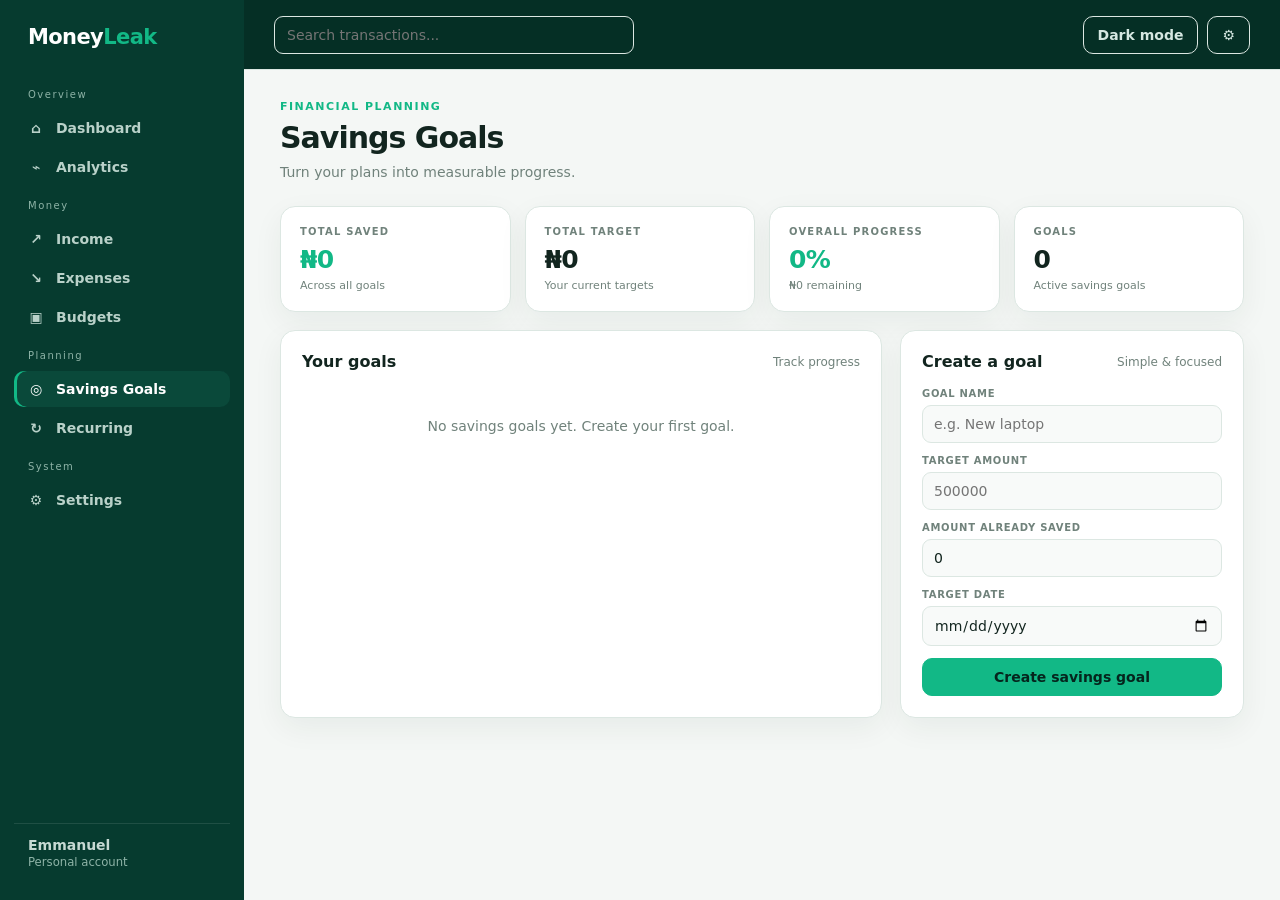
<file: savings.html>
<!DOCTYPE html><html lang="en"><head><meta charset="UTF-8"><meta name="viewport" content="width=device-width,initial-scale=1"><title>MoneyLeak — Savings Goals</title><style>
:root{--bg:#061914;--surface:#0a241d;--surface2:#0d2b23;--sidebar:#041b15;--sidebar2:#073226;--top:#05251d;--text:#edf7f3;--muted:#91aaa2;--line:#183d32;--green:#20c997;--green2:#12b886;--red:#ff5c68;--yellow:#f5c451;--shadow:0 14px 35px rgba(0,0,0,.20);--radius:15px}
body.light{--bg:#f4f7f5;--surface:#fff;--surface2:#f8faf9;--sidebar:#063b2f;--sidebar2:#0a493a;--top:#052f25;--text:#12251f;--muted:#70827b;--line:#dce7e2;--green:#12b886;--green2:#087b5d;--red:#f0525f;--yellow:#c99312;--shadow:0 10px 30px rgba(12,45,35,.06)}
*{box-sizing:border-box}body{margin:0;background:var(--bg);color:var(--text);font:14px Inter,ui-sans-serif,system-ui,-apple-system,BlinkMacSystemFont,"Segoe UI",sans-serif}button,input,select{font:inherit}button{cursor:pointer}
.app{min-height:100vh;display:flex}.sidebar{width:244px;position:fixed;inset:0 auto 0 0;background:var(--sidebar);color:#fff;padding:25px 14px;z-index:5}.brand{font-size:21px;font-weight:800;letter-spacing:-.6px;padding:0 14px 28px}.brand b{color:var(--green)}.nav-title{font-size:10px;letter-spacing:1.5px;color:#8eb3a7;padding:12px 14px 7px}.nav a{display:flex;align-items:center;gap:11px;color:#b9d1c9;text-decoration:none;padding:10px 13px;border-radius:10px;margin:3px 0;font-weight:600}.nav a:hover,.nav a.active{background:var(--sidebar2);color:#fff}.nav a.active{box-shadow:inset 3px 0 0 var(--green)}.icon{width:18px;text-align:center}.profile{position:absolute;bottom:18px;left:14px;right:14px;border-top:1px solid rgba(255,255,255,.1);padding:13px 14px;color:#c6d9d3}.profile small{color:#8eb3a7}.main{margin-left:244px;width:calc(100% - 244px);min-width:0}.topbar{height:70px;background:var(--top);border-bottom:1px solid var(--line);display:flex;align-items:center;gap:14px;padding:0 30px;position:sticky;top:0;z-index:4}.search{flex:1;max-width:360px;background:transparent;border:1px solid var(--line);color:var(--text);border-radius:9px;padding:10px 12px;outline:none}.top-actions{margin-left:auto;display:flex;gap:9px}.topbtn,.btn{border:1px solid var(--line);background:var(--surface);color:var(--text);border-radius:10px;padding:10px 14px;font-weight:700}.topbtn{background:transparent;color:#d5e7e1}.btn.primary{background:var(--green);border-color:var(--green);color:#05251d}.content{padding:30px 36px 55px}.heading{display:flex;justify-content:space-between;align-items:flex-start;gap:18px;margin-bottom:24px}.eyebrow{font-size:11px;letter-spacing:1.5px;color:var(--green);font-weight:800;margin-bottom:7px}.title{font-size:30px;letter-spacing:-1px;margin:0;font-weight:800}.subtitle{color:var(--muted);margin-top:7px;line-height:1.45}.actions{display:flex;gap:9px;flex-wrap:wrap}.stats{display:grid;grid-template-columns:repeat(4,1fr);gap:14px;margin-bottom:18px}.card{background:var(--surface);border:1px solid var(--line);border-radius:var(--radius);box-shadow:var(--shadow)}.stat{padding:19px}.stat-label{font-size:10px;letter-spacing:1.2px;color:var(--muted);font-weight:800}.stat-value{font-size:25px;font-weight:800;margin-top:8px;letter-spacing:-.6px}.positive{color:var(--green)}.negative{color:var(--red)}.stat-note{font-size:11px;color:var(--muted);margin-top:5px}.grid{display:grid;grid-template-columns:1.4fr .8fr;gap:18px}.panel{padding:21px}.panel-head{display:flex;align-items:center;justify-content:space-between;gap:10px;margin-bottom:17px}.panel h2{font-size:16px;margin:0}.muted{color:var(--muted);font-size:12px}.table-wrap{overflow:auto}.table{width:100%;border-collapse:collapse;min-width:620px}.table th{font-size:9px;letter-spacing:1.1px;color:var(--muted);text-align:left;padding:0 9px 12px}.table td{padding:13px 9px;border-top:1px solid var(--line);font-size:12px}.table th:first-child,.table td:first-child{padding-left:0}.table th:last-child,.table td:last-child{text-align:right;padding-right:0}.delete{background:none;border:0;color:var(--red);font-weight:700}.form{display:grid;gap:12px}.form-row{display:grid;grid-template-columns:1fr 1fr;gap:10px}.field label{display:block;font-size:10px;letter-spacing:.7px;color:var(--muted);font-weight:800}.field input,.field select{width:100%;margin-top:6px;padding:10px 11px;border:1px solid var(--line);background:var(--surface2);color:var(--text);border-radius:9px;outline:none}.field input:focus,.field select:focus{border-color:var(--green)}.empty{text-align:center;padding:30px;color:var(--muted)}.bars{height:230px;display:flex;align-items:end;gap:10px;border-bottom:1px solid var(--line);padding:10px 4px 4px}.bar-group{height:100%;flex:1;display:flex;align-items:end;justify-content:center;gap:4px;position:relative}.bar{width:15px;border-radius:4px 4px 0 0;background:var(--green);min-height:2px}.bar.exp{background:var(--red)}.bar-label{position:absolute;bottom:-22px;color:var(--muted);font-size:9px}.legend{margin-top:28px;display:flex;gap:16px;color:var(--muted);font-size:11px}.dot{width:7px;height:7px;display:inline-block;border-radius:50%;background:var(--green);margin-right:5px}.dot.red{background:var(--red)}.progress{height:7px;background:var(--line);border-radius:99px;overflow:hidden}.progress i{display:block;height:100%;background:var(--green);border-radius:99px}.goal,.insight{padding:15px;border:1px solid var(--line);border-radius:11px;background:var(--surface2)}.goal+ .goal,.insight+.insight{margin-top:10px}.goal-head{display:flex;justify-content:space-between;gap:10px}.goal-name{font-weight:750}.goal-amount{font-weight:800}.goal-foot{display:flex;justify-content:space-between;margin-top:8px;font-size:11px;color:var(--muted)}.badge{display:inline-flex;padding:4px 7px;border-radius:999px;background:rgba(32,201,151,.1);color:var(--green);font-size:10px;font-weight:800}.category{display:grid;grid-template-columns:85px 1fr 65px;gap:9px;align-items:center;margin:12px 0}.category strong{font-size:11px}.category .value{text-align:right;font-size:11px;font-weight:750}.ring{width:145px;height:145px;border-radius:50%;margin:4px auto 15px;display:grid;place-items:center;background:conic-gradient(var(--green) var(--pct),var(--line) 0)}.ring:after{content:"";width:105px;height:105px;border-radius:50%;background:var(--surface);position:absolute}.ring span{position:relative;z-index:1;font-size:23px;font-weight:800}.notice{padding:13px 14px;border:1px solid var(--line);background:var(--surface2);border-radius:10px;color:var(--muted);font-size:12px;line-height:1.5}.setting{display:flex;justify-content:space-between;align-items:center;gap:15px;padding:15px 0;border-top:1px solid var(--line)}.setting:first-of-type{border-top:0}.setting strong{display:block;font-size:13px;margin-bottom:4px}.switch{width:44px;height:24px;border:0;border-radius:99px;background:var(--line);position:relative}.switch i{position:absolute;left:3px;top:3px;width:18px;height:18px;border-radius:50%;background:white;transition:.2s}.switch.on{background:var(--green)}.switch.on i{left:23px}.buttons{display:flex;gap:9px;flex-wrap:wrap}
@media(max-width:1000px){.sidebar{width:205px}.main{margin-left:205px;width:calc(100% - 205px)}.stats{grid-template-columns:repeat(2,1fr)}.grid{grid-template-columns:1fr}}
@media(max-width:650px){.sidebar{position:static;width:100%;height:auto}.profile{display:none}.app{display:block}.main{margin:0;width:100%}.topbar{padding:0 15px}.search{max-width:none}.top-actions .topbtn:first-child{display:none}.content{padding:20px}.heading{display:block}.actions{margin-top:15px}.stats{grid-template-columns:1fr}.grid{grid-template-columns:1fr}.form-row{grid-template-columns:1fr}}
</style></head><body>
<div class="app"><aside class="sidebar">
<div class="brand">Money<b>Leak</b></div>
<div class="nav-title">Overview</div>
<nav class="nav">
<a href="index.html" data-page="dashboard"><span class="icon">⌂</span>Dashboard</a>
<a href="analytics.html" data-page="analytics"><span class="icon">⌁</span>Analytics</a>
<div class="nav-title">Money</div>
<a href="income.html" data-page="income"><span class="icon">↗</span>Income</a>
<a href="expenses.html" data-page="expenses"><span class="icon">↘</span>Expenses</a>
<a href="budgets.html" data-page="budgets"><span class="icon">▣</span>Budgets</a>
<div class="nav-title">Planning</div>
<a class="active" href="savings.html" data-page="savings"><span class="icon">◎</span>Savings Goals</a>
<a href="recurring.html" data-page="recurring"><span class="icon">↻</span>Recurring</a>
<div class="nav-title">System</div>
<a href="settings.html" data-page="settings"><span class="icon">⚙</span>Settings</a>
</nav>
<div class="profile"><strong id="sideName">Emmanuel</strong><br><small>Personal account</small></div>
</aside><main class="main"><header class="topbar"><input class="search" id="search" placeholder="Search transactions..."><div class="top-actions"><button class="topbtn" id="themeBtn">Light mode</button><button class="topbtn" onclick="location.href='settings.html'">⚙</button></div></header>
<div class="content"><div class="heading"><div><div class="eyebrow">FINANCIAL PLANNING</div><h1 class="title">Savings Goals</h1><div class="subtitle">Turn your plans into measurable progress.</div></div></div>
<section class="stats"><div class="card stat"><div class="stat-label">TOTAL SAVED</div><div class="stat-value positive" id="saved">₦0</div><div class="stat-note">Across all goals</div></div><div class="card stat"><div class="stat-label">TOTAL TARGET</div><div class="stat-value" id="target">₦0</div><div class="stat-note">Your current targets</div></div><div class="card stat"><div class="stat-label">OVERALL PROGRESS</div><div class="stat-value positive" id="pct">0%</div><div class="stat-note" id="remain">₦0 remaining</div></div><div class="card stat"><div class="stat-label">GOALS</div><div class="stat-value" id="gc">0</div><div class="stat-note">Active savings goals</div></div></section>
<section class="grid"><div class="card panel"><div class="panel-head"><h2>Your goals</h2><span class="muted">Track progress</span></div><div id="goals"></div></div><div class="card panel"><div class="panel-head"><h2>Create a goal</h2><span class="muted">Simple & focused</span></div><form class="form" id="form"><div class="field"><label>GOAL NAME</label><input id="name" required placeholder="e.g. New laptop"></div><div class="field"><label>TARGET AMOUNT</label><input id="targetInput" required type="number" min="1" placeholder="500000"></div><div class="field"><label>AMOUNT ALREADY SAVED</label><input id="savedInput" type="number" min="0" value="0"></div><div class="field"><label>TARGET DATE</label><input id="date" type="date"></div><button class="btn primary">Create savings goal</button></form></div></section>
</div></main></div>
<script>
const SETTINGS_KEY='moneyLeakSettings';
let settings=JSON.parse(localStorage.getItem(SETTINGS_KEY)||'{}');
function money(n){return '₦'+Number(n||0).toLocaleString('en-NG',{maximumFractionDigits:2})}
function esc(s){return String(s??'').replace(/[&<>"']/g,m=>({'&':'&amp;','<':'&lt;','>':'&gt;','"':'&quot;',"'":'&#039;'}[m]))}
function applyTheme(){
  /* Backward-compatible: older pages used theme, some used dark. */
  const dark=settings.theme==='dark'||settings.dark===true;
  document.body.classList.toggle('light',!dark);
  const b=document.getElementById('themeBtn'); if(b)b.textContent=dark?'Light mode':'Dark mode';
}
function toggleTheme(){
  const dark=settings.theme==='dark'||settings.dark===true;
  settings.theme=dark?'light':'dark'; settings.dark=!dark;
  localStorage.setItem(SETTINGS_KEY,JSON.stringify(settings)); applyTheme();
}
document.addEventListener('DOMContentLoaded',()=>{applyTheme();const b=document.getElementById('themeBtn');if(b)b.onclick=toggleTheme});

function renderSavings(){let g=JSON.parse(localStorage.getItem('moneyLeakSavingsGoals')||'[]'),s=g.reduce((a,x)=>a+Number(x.saved||0),0),t=g.reduce((a,x)=>a+Number(x.target||0),0),p=t?Math.min(100,s/t*100):0;document.getElementById('saved').textContent=money(s);document.getElementById('target').textContent=money(t);document.getElementById('pct').textContent=p.toFixed(0)+'%';document.getElementById('remain').textContent=money(Math.max(0,t-s))+' remaining';document.getElementById('gc').textContent=g.length;document.getElementById('goals').innerHTML=g.length?g.map((x,i)=>`<div class="goal"><div class="goal-head"><div><div class="goal-name">${esc(x.name)}</div><span class="muted">${x.date?'Target '+new Date(x.date+'T00:00:00').toLocaleDateString('en-NG',{day:'numeric',month:'short',year:'numeric'}):'No target date'}</span></div><span class="goal-amount">${money(x.saved)} / ${money(x.target)}</span></div><div class="progress" style="margin-top:12px"><i style="width:${Math.min(100,(x.saved/x.target*100)||0)}%"></i></div><div class="goal-foot"><span>${Math.min(100,(x.saved/x.target*100)||0).toFixed(0)}% complete</span><button class="delete" onclick="delGoal(${i})">Delete</button></div></div>`).join(''):'<div class="empty">No savings goals yet. Create your first goal.</div>'}
document.getElementById('form').onsubmit=e=>{e.preventDefault();let g=JSON.parse(localStorage.getItem('moneyLeakSavingsGoals')||'[]'),t=Number(targetInput.value),s=Math.min(t,Number(savedInput.value||0));g.unshift({id:Date.now(),name:name.value.trim(),target:t,saved:s,date:date.value,createdAt:new Date().toISOString()});localStorage.setItem('moneyLeakSavingsGoals',JSON.stringify(g));e.target.reset();savedInput.value=0;renderSavings()};function delGoal(i){if(confirm('Delete this savings goal?')){let g=JSON.parse(localStorage.getItem('moneyLeakSavingsGoals')||'[]');g.splice(i,1);localStorage.setItem('moneyLeakSavingsGoals',JSON.stringify(g));renderSavings()}}renderSavings();
</script></body></html>
</file>
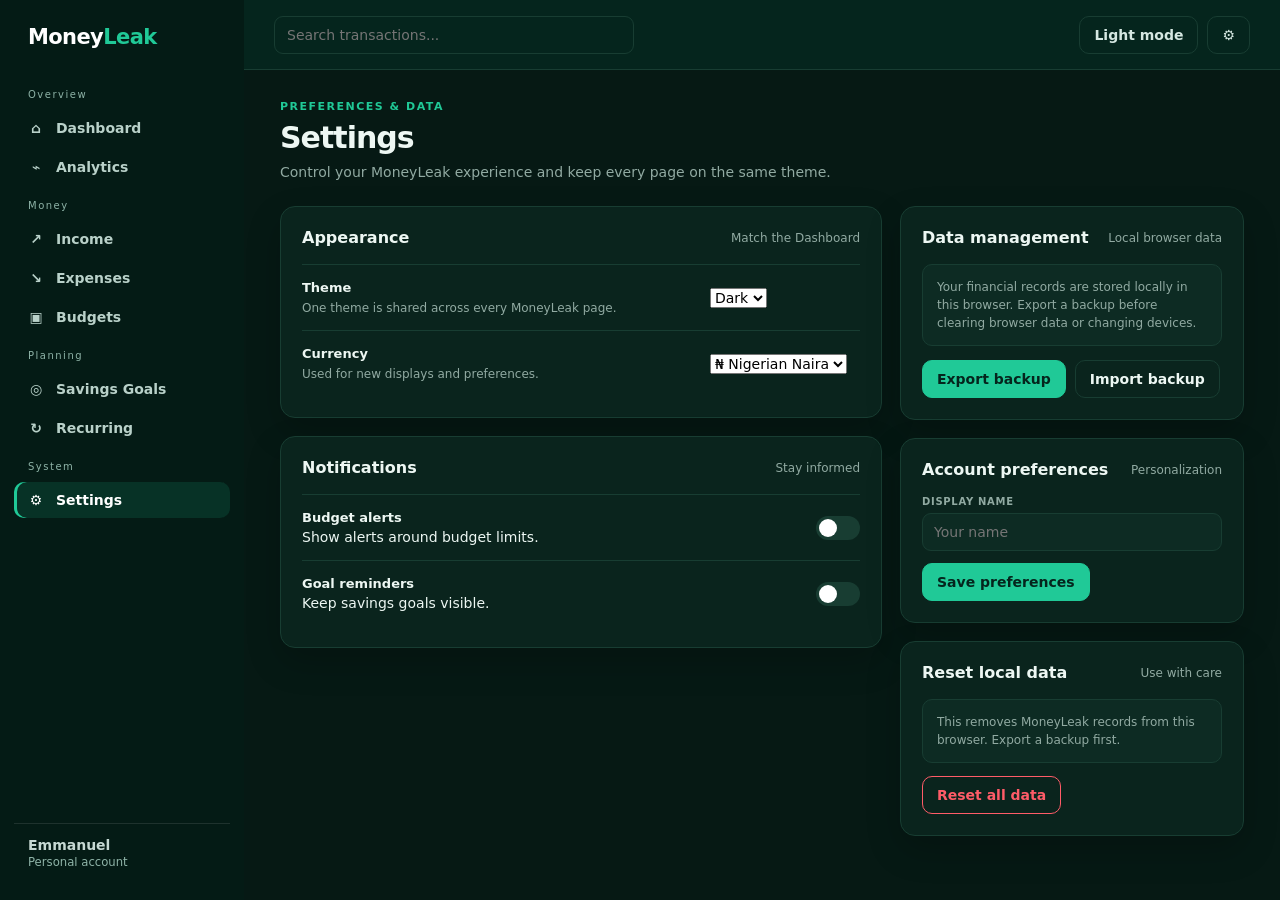
<file: settings.html>
<!DOCTYPE html><html lang="en"><head><meta charset="UTF-8"><meta name="viewport" content="width=device-width,initial-scale=1"><title>MoneyLeak — Settings</title><style>
:root{--bg:#061914;--surface:#0a241d;--surface2:#0d2b23;--sidebar:#041b15;--sidebar2:#073226;--top:#05251d;--text:#edf7f3;--muted:#91aaa2;--line:#183d32;--green:#20c997;--green2:#12b886;--red:#ff5c68;--yellow:#f5c451;--shadow:0 14px 35px rgba(0,0,0,.20);--radius:15px}
body.light{--bg:#f4f7f5;--surface:#fff;--surface2:#f8faf9;--sidebar:#063b2f;--sidebar2:#0a493a;--top:#052f25;--text:#12251f;--muted:#70827b;--line:#dce7e2;--green:#12b886;--green2:#087b5d;--red:#f0525f;--yellow:#c99312;--shadow:0 10px 30px rgba(12,45,35,.06)}
*{box-sizing:border-box}body{margin:0;background:var(--bg);color:var(--text);font:14px Inter,ui-sans-serif,system-ui,-apple-system,BlinkMacSystemFont,"Segoe UI",sans-serif}button,input,select{font:inherit}button{cursor:pointer}
.app{min-height:100vh;display:flex}.sidebar{width:244px;position:fixed;inset:0 auto 0 0;background:var(--sidebar);color:#fff;padding:25px 14px;z-index:5}.brand{font-size:21px;font-weight:800;letter-spacing:-.6px;padding:0 14px 28px}.brand b{color:var(--green)}.nav-title{font-size:10px;letter-spacing:1.5px;color:#8eb3a7;padding:12px 14px 7px}.nav a{display:flex;align-items:center;gap:11px;color:#b9d1c9;text-decoration:none;padding:10px 13px;border-radius:10px;margin:3px 0;font-weight:600}.nav a:hover,.nav a.active{background:var(--sidebar2);color:#fff}.nav a.active{box-shadow:inset 3px 0 0 var(--green)}.icon{width:18px;text-align:center}.profile{position:absolute;bottom:18px;left:14px;right:14px;border-top:1px solid rgba(255,255,255,.1);padding:13px 14px;color:#c6d9d3}.profile small{color:#8eb3a7}.main{margin-left:244px;width:calc(100% - 244px);min-width:0}.topbar{height:70px;background:var(--top);border-bottom:1px solid var(--line);display:flex;align-items:center;gap:14px;padding:0 30px;position:sticky;top:0;z-index:4}.search{flex:1;max-width:360px;background:transparent;border:1px solid var(--line);color:var(--text);border-radius:9px;padding:10px 12px;outline:none}.top-actions{margin-left:auto;display:flex;gap:9px}.topbtn,.btn{border:1px solid var(--line);background:var(--surface);color:var(--text);border-radius:10px;padding:10px 14px;font-weight:700}.topbtn{background:transparent;color:#d5e7e1}.btn.primary{background:var(--green);border-color:var(--green);color:#05251d}.content{padding:30px 36px 55px}.heading{display:flex;justify-content:space-between;align-items:flex-start;gap:18px;margin-bottom:24px}.eyebrow{font-size:11px;letter-spacing:1.5px;color:var(--green);font-weight:800;margin-bottom:7px}.title{font-size:30px;letter-spacing:-1px;margin:0;font-weight:800}.subtitle{color:var(--muted);margin-top:7px;line-height:1.45}.actions{display:flex;gap:9px;flex-wrap:wrap}.stats{display:grid;grid-template-columns:repeat(4,1fr);gap:14px;margin-bottom:18px}.card{background:var(--surface);border:1px solid var(--line);border-radius:var(--radius);box-shadow:var(--shadow)}.stat{padding:19px}.stat-label{font-size:10px;letter-spacing:1.2px;color:var(--muted);font-weight:800}.stat-value{font-size:25px;font-weight:800;margin-top:8px;letter-spacing:-.6px}.positive{color:var(--green)}.negative{color:var(--red)}.stat-note{font-size:11px;color:var(--muted);margin-top:5px}.grid{display:grid;grid-template-columns:1.4fr .8fr;gap:18px}.panel{padding:21px}.panel-head{display:flex;align-items:center;justify-content:space-between;gap:10px;margin-bottom:17px}.panel h2{font-size:16px;margin:0}.muted{color:var(--muted);font-size:12px}.table-wrap{overflow:auto}.table{width:100%;border-collapse:collapse;min-width:620px}.table th{font-size:9px;letter-spacing:1.1px;color:var(--muted);text-align:left;padding:0 9px 12px}.table td{padding:13px 9px;border-top:1px solid var(--line);font-size:12px}.table th:first-child,.table td:first-child{padding-left:0}.table th:last-child,.table td:last-child{text-align:right;padding-right:0}.delete{background:none;border:0;color:var(--red);font-weight:700}.form{display:grid;gap:12px}.form-row{display:grid;grid-template-columns:1fr 1fr;gap:10px}.field label{display:block;font-size:10px;letter-spacing:.7px;color:var(--muted);font-weight:800}.field input,.field select{width:100%;margin-top:6px;padding:10px 11px;border:1px solid var(--line);background:var(--surface2);color:var(--text);border-radius:9px;outline:none}.field input:focus,.field select:focus{border-color:var(--green)}.empty{text-align:center;padding:30px;color:var(--muted)}.bars{height:230px;display:flex;align-items:end;gap:10px;border-bottom:1px solid var(--line);padding:10px 4px 4px}.bar-group{height:100%;flex:1;display:flex;align-items:end;justify-content:center;gap:4px;position:relative}.bar{width:15px;border-radius:4px 4px 0 0;background:var(--green);min-height:2px}.bar.exp{background:var(--red)}.bar-label{position:absolute;bottom:-22px;color:var(--muted);font-size:9px}.legend{margin-top:28px;display:flex;gap:16px;color:var(--muted);font-size:11px}.dot{width:7px;height:7px;display:inline-block;border-radius:50%;background:var(--green);margin-right:5px}.dot.red{background:var(--red)}.progress{height:7px;background:var(--line);border-radius:99px;overflow:hidden}.progress i{display:block;height:100%;background:var(--green);border-radius:99px}.goal,.insight{padding:15px;border:1px solid var(--line);border-radius:11px;background:var(--surface2)}.goal+ .goal,.insight+.insight{margin-top:10px}.goal-head{display:flex;justify-content:space-between;gap:10px}.goal-name{font-weight:750}.goal-amount{font-weight:800}.goal-foot{display:flex;justify-content:space-between;margin-top:8px;font-size:11px;color:var(--muted)}.badge{display:inline-flex;padding:4px 7px;border-radius:999px;background:rgba(32,201,151,.1);color:var(--green);font-size:10px;font-weight:800}.category{display:grid;grid-template-columns:85px 1fr 65px;gap:9px;align-items:center;margin:12px 0}.category strong{font-size:11px}.category .value{text-align:right;font-size:11px;font-weight:750}.ring{width:145px;height:145px;border-radius:50%;margin:4px auto 15px;display:grid;place-items:center;background:conic-gradient(var(--green) var(--pct),var(--line) 0)}.ring:after{content:"";width:105px;height:105px;border-radius:50%;background:var(--surface);position:absolute}.ring span{position:relative;z-index:1;font-size:23px;font-weight:800}.notice{padding:13px 14px;border:1px solid var(--line);background:var(--surface2);border-radius:10px;color:var(--muted);font-size:12px;line-height:1.5}.setting{display:flex;justify-content:space-between;align-items:center;gap:15px;padding:15px 0;border-top:1px solid var(--line)}.setting:first-of-type{border-top:0}.setting strong{display:block;font-size:13px;margin-bottom:4px}.switch{width:44px;height:24px;border:0;border-radius:99px;background:var(--line);position:relative}.switch i{position:absolute;left:3px;top:3px;width:18px;height:18px;border-radius:50%;background:white;transition:.2s}.switch.on{background:var(--green)}.switch.on i{left:23px}.buttons{display:flex;gap:9px;flex-wrap:wrap}
@media(max-width:1000px){.sidebar{width:205px}.main{margin-left:205px;width:calc(100% - 205px)}.stats{grid-template-columns:repeat(2,1fr)}.grid{grid-template-columns:1fr}}
@media(max-width:650px){.sidebar{position:static;width:100%;height:auto}.profile{display:none}.app{display:block}.main{margin:0;width:100%}.topbar{padding:0 15px}.search{max-width:none}.top-actions .topbtn:first-child{display:none}.content{padding:20px}.heading{display:block}.actions{margin-top:15px}.stats{grid-template-columns:1fr}.grid{grid-template-columns:1fr}.form-row{grid-template-columns:1fr}}
</style></head><body>
<div class="app"><aside class="sidebar">
<div class="brand">Money<b>Leak</b></div>
<div class="nav-title">Overview</div>
<nav class="nav">
<a href="index.html" data-page="dashboard"><span class="icon">⌂</span>Dashboard</a>
<a href="analytics.html" data-page="analytics"><span class="icon">⌁</span>Analytics</a>
<div class="nav-title">Money</div>
<a href="income.html" data-page="income"><span class="icon">↗</span>Income</a>
<a href="expenses.html" data-page="expenses"><span class="icon">↘</span>Expenses</a>
<a href="budgets.html" data-page="budgets"><span class="icon">▣</span>Budgets</a>
<div class="nav-title">Planning</div>
<a href="savings.html" data-page="savings"><span class="icon">◎</span>Savings Goals</a>
<a href="recurring.html" data-page="recurring"><span class="icon">↻</span>Recurring</a>
<div class="nav-title">System</div>
<a class="active" href="settings.html" data-page="settings"><span class="icon">⚙</span>Settings</a>
</nav>
<div class="profile"><strong id="sideName">Emmanuel</strong><br><small>Personal account</small></div>
</aside><main class="main"><header class="topbar"><input class="search" id="search" placeholder="Search transactions..."><div class="top-actions"><button class="topbtn" id="themeBtn">Light mode</button><button class="topbtn" onclick="location.href='settings.html'">⚙</button></div></header>
<div class="content"><div class="heading"><div><div class="eyebrow">PREFERENCES & DATA</div><h1 class="title">Settings</h1><div class="subtitle">Control your MoneyLeak experience and keep every page on the same theme.</div></div></div>
<div class="grid"><div><section class="card panel" style="margin-bottom:18px"><div class="panel-head"><h2>Appearance</h2><span class="muted">Match the Dashboard</span></div><div class="setting"><div><strong>Theme</strong><span class="muted">One theme is shared across every MoneyLeak page.</span></div><div style="width:150px"><select id="theme" class="field input"><option value="dark">Dark</option><option value="light">Light</option></select></div></div><div class="setting"><div><strong>Currency</strong><span class="muted">Used for new displays and preferences.</span></div><div style="width:150px"><select id="currency"><option value="NGN">₦ Nigerian Naira</option><option value="USD">$ US Dollar</option><option value="GBP">£ British Pound</option><option value="EUR">€ Euro</option></select></div></div></section>
<section class="card panel"><div class="panel-head"><h2>Notifications</h2><span class="muted">Stay informed</span></div><div class="setting"><div><strong>Budget alerts</strong><span>Show alerts around budget limits.</span></div><button class="switch" id="budgetAlerts"><i></i></button></div><div class="setting"><div><strong>Goal reminders</strong><span>Keep savings goals visible.</span></div><button class="switch" id="goalReminders"><i></i></button></div></section></div>
<div><section class="card panel" style="margin-bottom:18px"><div class="panel-head"><h2>Data management</h2><span class="muted">Local browser data</span></div><div class="notice">Your financial records are stored locally in this browser. Export a backup before clearing browser data or changing devices.</div><div class="buttons" style="margin-top:14px"><button class="btn primary" id="export">Export backup</button><button class="btn" id="importBtn">Import backup</button><input id="file" type="file" accept=".json" hidden></div></section>
<section class="card panel" style="margin-bottom:18px"><div class="panel-head"><h2>Account preferences</h2><span class="muted">Personalization</span></div><div class="field"><label>DISPLAY NAME</label><input id="name" placeholder="Your name"></div><button class="btn primary" id="saveName" style="margin-top:12px">Save preferences</button></section>
<section class="card panel"><div class="panel-head"><h2>Reset local data</h2><span class="muted">Use with care</span></div><div class="notice">This removes MoneyLeak records from this browser. Export a backup first.</div><button class="btn" id="reset" style="margin-top:13px;color:var(--red);border-color:var(--red)">Reset all data</button></section></div></div>
</div></main></div>
<script>
const SETTINGS_KEY='moneyLeakSettings';
let settings=JSON.parse(localStorage.getItem(SETTINGS_KEY)||'{}');
function money(n){return '₦'+Number(n||0).toLocaleString('en-NG',{maximumFractionDigits:2})}
function esc(s){return String(s??'').replace(/[&<>"']/g,m=>({'&':'&amp;','<':'&lt;','>':'&gt;','"':'&quot;',"'":'&#039;'}[m]))}
function applyTheme(){
  /* Backward-compatible: older pages used theme, some used dark. */
  const dark=settings.theme==='dark'||settings.dark===true;
  document.body.classList.toggle('light',!dark);
  const b=document.getElementById('themeBtn'); if(b)b.textContent=dark?'Light mode':'Dark mode';
}
function toggleTheme(){
  const dark=settings.theme==='dark'||settings.dark===true;
  settings.theme=dark?'light':'dark'; settings.dark=!dark;
  localStorage.setItem(SETTINGS_KEY,JSON.stringify(settings)); applyTheme();
}
document.addEventListener('DOMContentLoaded',()=>{applyTheme();const b=document.getElementById('themeBtn');if(b)b.onclick=toggleTheme});

theme.value=(settings.theme==='dark'||settings.dark===true)?'dark':'light';currency.value=settings.currency||'NGN';name.value=settings.name||'';function sw(id,on){document.getElementById(id).classList.toggle('on',!!on)}sw('budgetAlerts',!!settings.budgetAlerts);sw('goalReminders',!!settings.goalReminders);theme.onchange=()=>{settings.theme=theme.value;settings.dark=theme.value==='dark';localStorage.setItem(SETTINGS_KEY,JSON.stringify(settings));applyTheme()};currency.onchange=()=>{settings.currency=currency.value;localStorage.setItem(SETTINGS_KEY,JSON.stringify(settings))};budgetAlerts.onclick=()=>{settings.budgetAlerts=!settings.budgetAlerts;localStorage.setItem(SETTINGS_KEY,JSON.stringify(settings));sw('budgetAlerts',settings.budgetAlerts)};goalReminders.onclick=()=>{settings.goalReminders=!settings.goalReminders;localStorage.setItem(SETTINGS_KEY,JSON.stringify(settings));sw('goalReminders',settings.goalReminders)};saveName.onclick=()=>{settings.name=name.value.trim()||'Emmanuel';localStorage.setItem(SETTINGS_KEY,JSON.stringify(settings));document.getElementById('sideName').textContent=settings.name;alert('Preferences saved.')};
export.onclick=()=>{let b={version:2,exportedAt:new Date().toISOString(),transactions:JSON.parse(localStorage.getItem('moneyLeakTransactions')||'[]'),savingsGoals:JSON.parse(localStorage.getItem('moneyLeakSavingsGoals')||'[]'),monthlyBudget:localStorage.getItem('moneyLeakMonthlyBudget')||'0',categoryBudgets:JSON.parse(localStorage.getItem('moneyLeakCategoryBudgets')||'{}'),recurring:JSON.parse(localStorage.getItem('moneyLeakRecurring')||'[]'),settings:JSON.parse(localStorage.getItem('moneyLeakSettings')||'{}'),notifications:JSON.parse(localStorage.getItem('moneyLeakNotifications')||'[]')};let a=document.createElement('a');a.href=URL.createObjectURL(new Blob([JSON.stringify(b,null,2)],{type:'application/json'}));a.download='moneyleak-backup-'+new Date().toISOString().slice(0,10)+'.json';a.click()};
importBtn.onclick=()=>file.click();file.onchange=()=>{let f=file.files[0];if(!f)return;let r=new FileReader();r.onload=()=>{try{let b=JSON.parse(r.result);if(Array.isArray(b.transactions))localStorage.setItem('moneyLeakTransactions',JSON.stringify(b.transactions));if(Array.isArray(b.savingsGoals))localStorage.setItem('moneyLeakSavingsGoals',JSON.stringify(b.savingsGoals));if(b.monthlyBudget!==undefined)localStorage.setItem('moneyLeakMonthlyBudget',String(b.monthlyBudget));if(b.categoryBudgets)localStorage.setItem('moneyLeakCategoryBudgets',JSON.stringify(b.categoryBudgets));if(Array.isArray(b.recurring))localStorage.setItem('moneyLeakRecurring',JSON.stringify(b.recurring));if(b.settings)localStorage.setItem('moneyLeakSettings',JSON.stringify(b.settings));alert('Backup imported. Reloading MoneyLeak.');location.reload()}catch(e){alert('Invalid MoneyLeak backup file.')}};r.readAsText(f)};reset.onclick=()=>{if(confirm('Reset all MoneyLeak data from this browser?')){['moneyLeakTransactions','moneyLeakSavingsGoals','moneyLeakMonthlyBudget','moneyLeakCategoryBudgets','moneyLeakRecurring','moneyLeakNotifications','moneyLeakSettings'].forEach(k=>localStorage.removeItem(k));location.reload()}};
</script></body></html>
</file>
